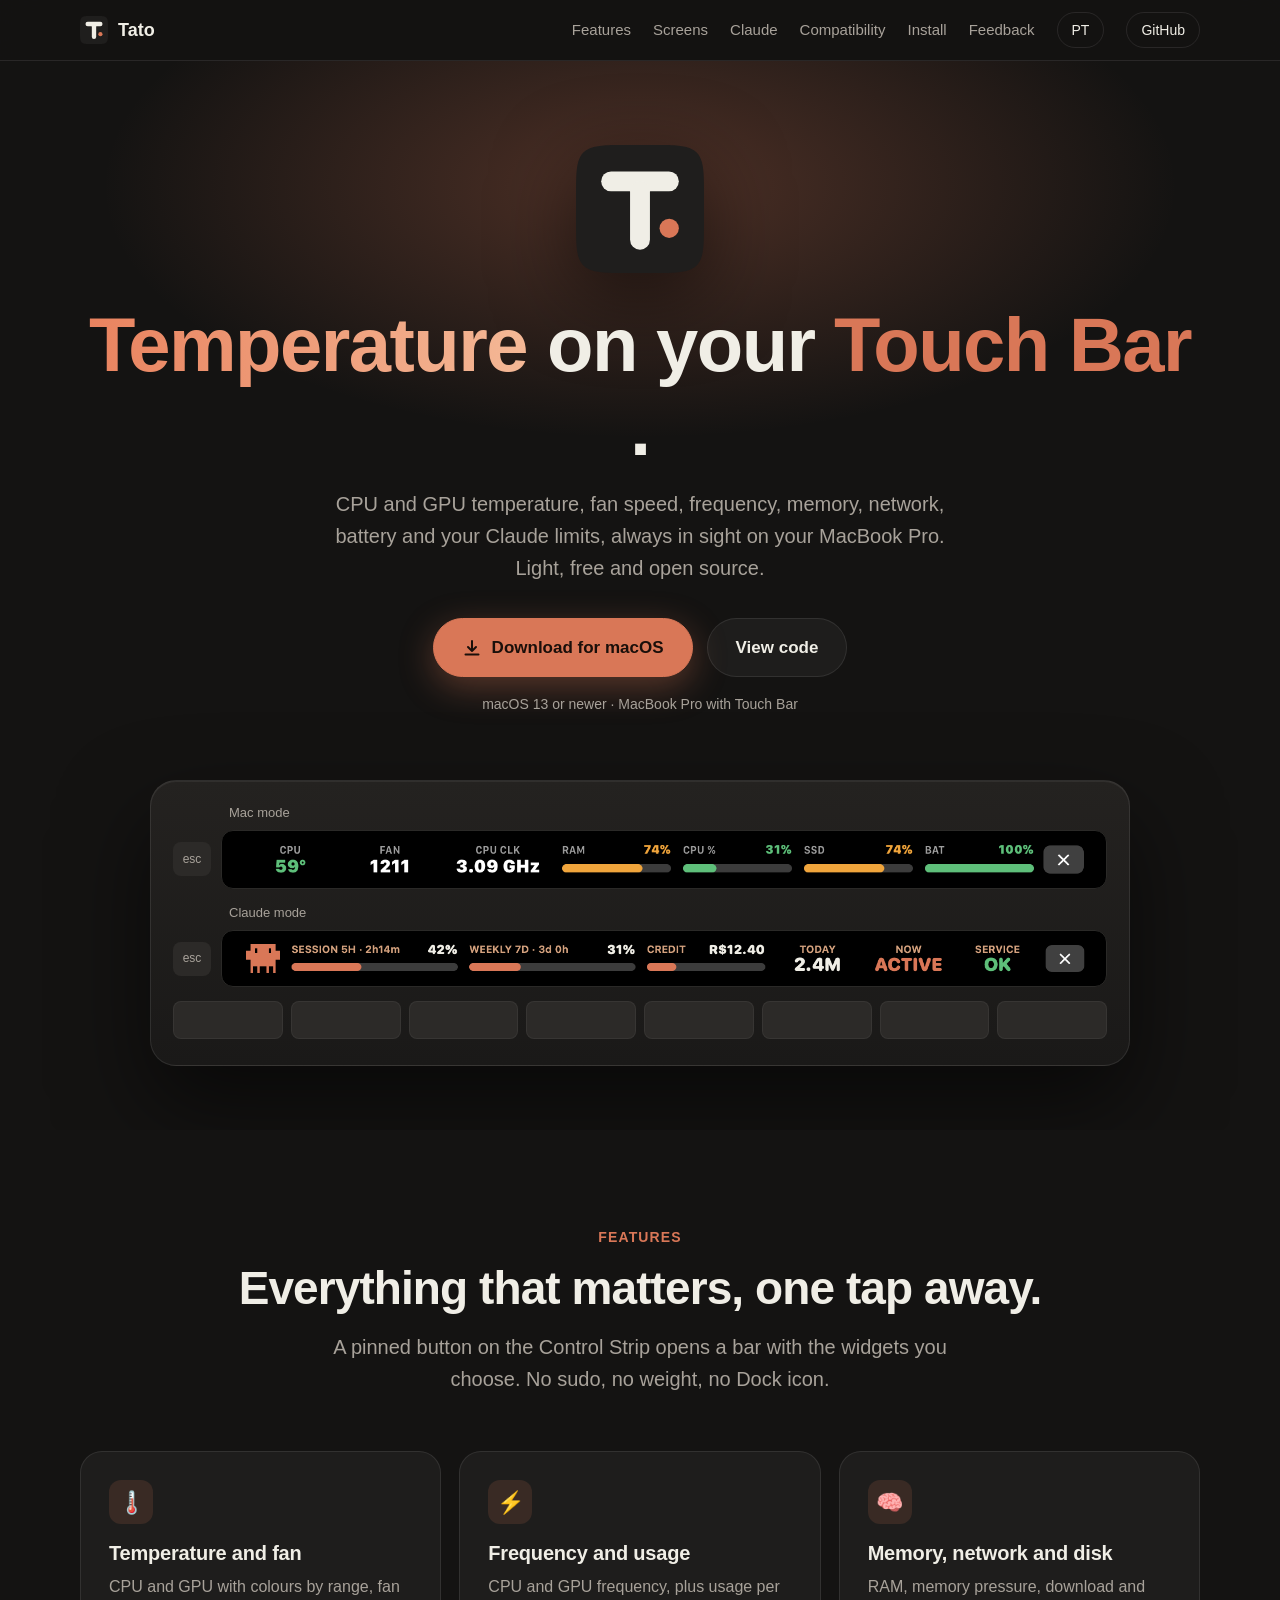
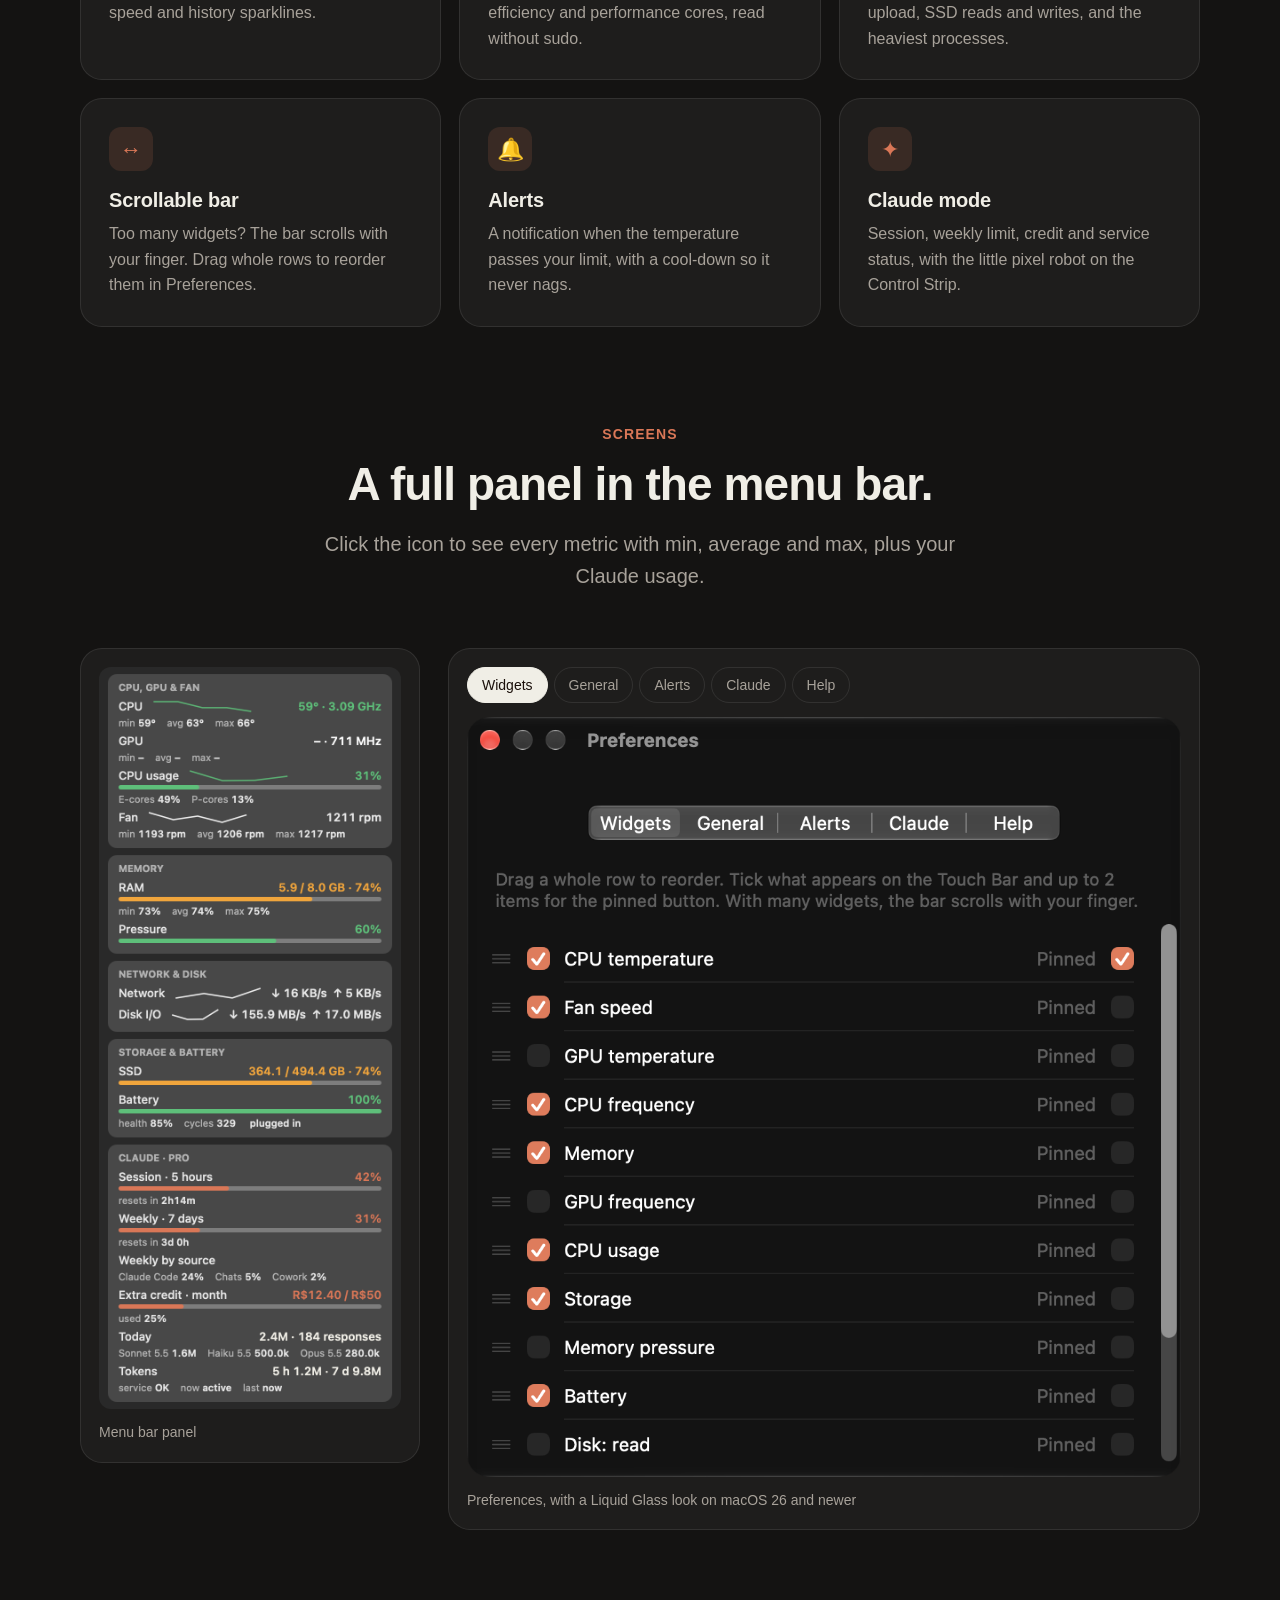
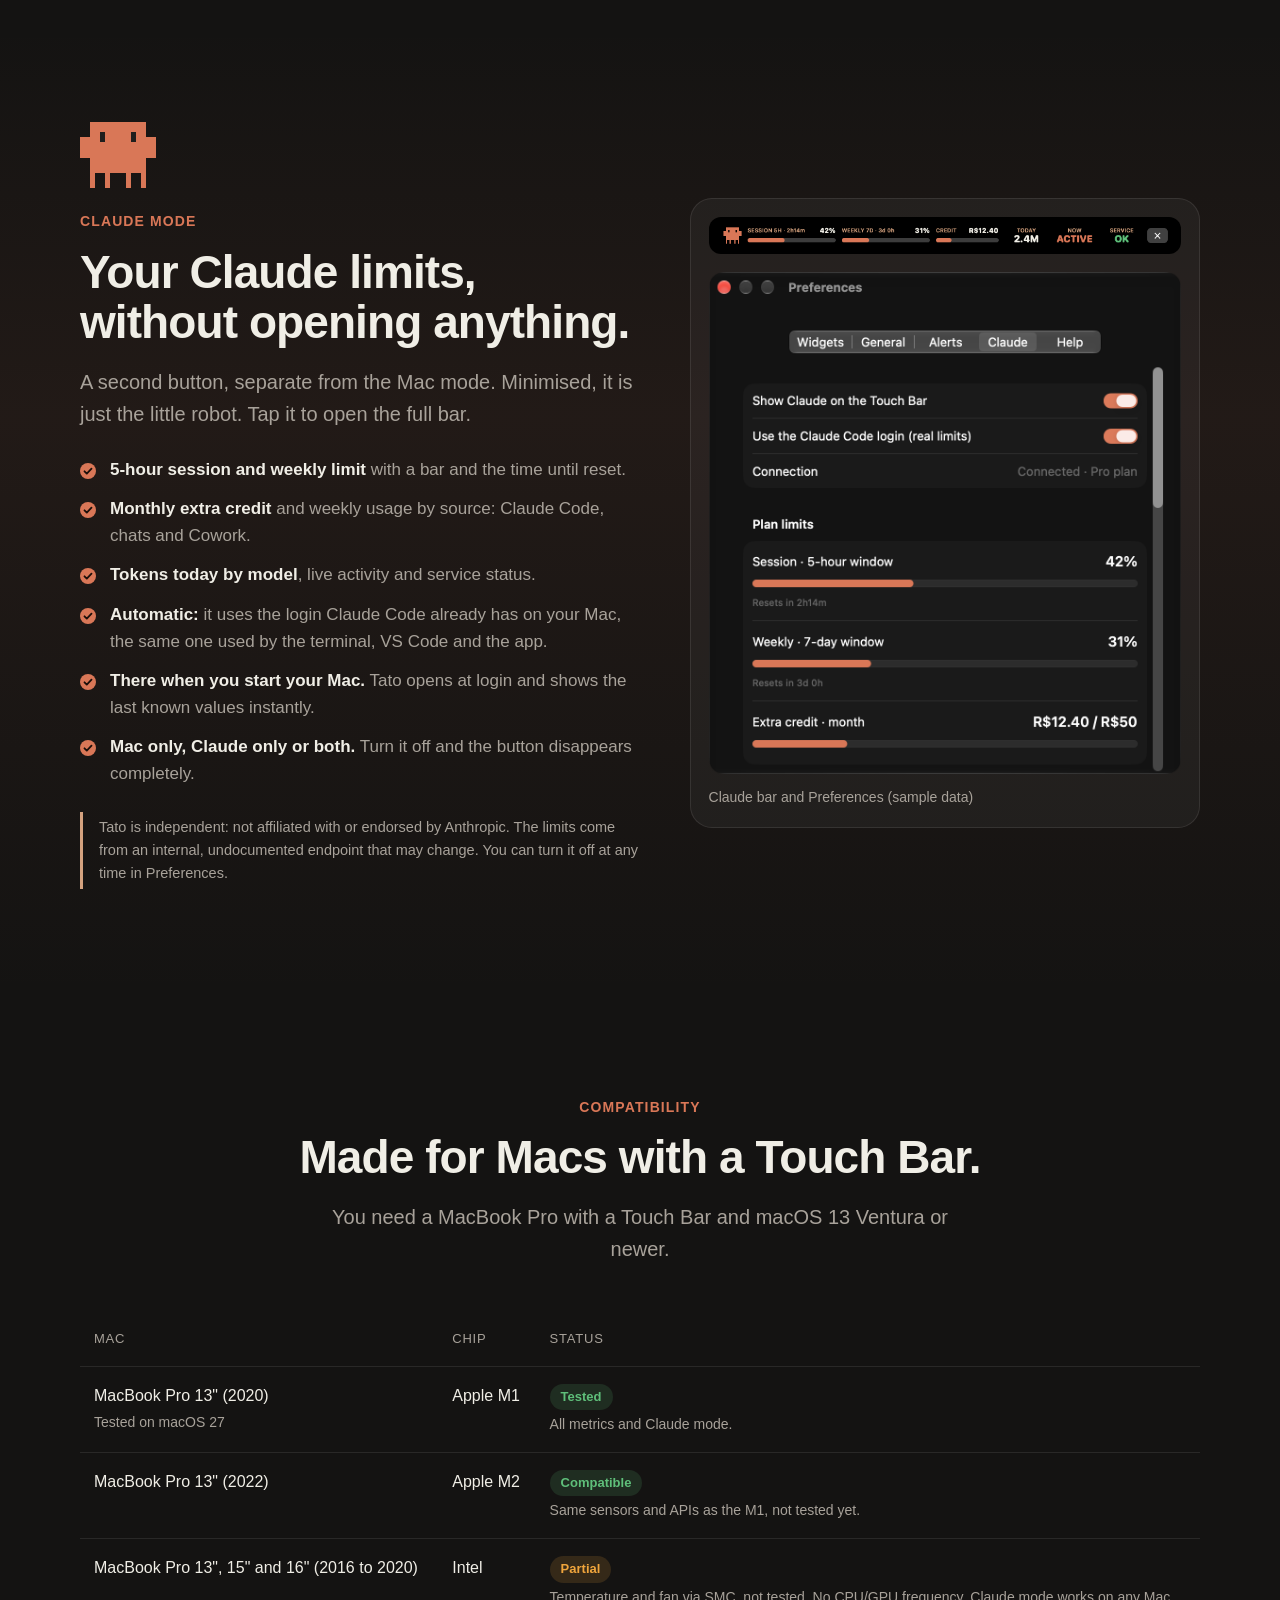
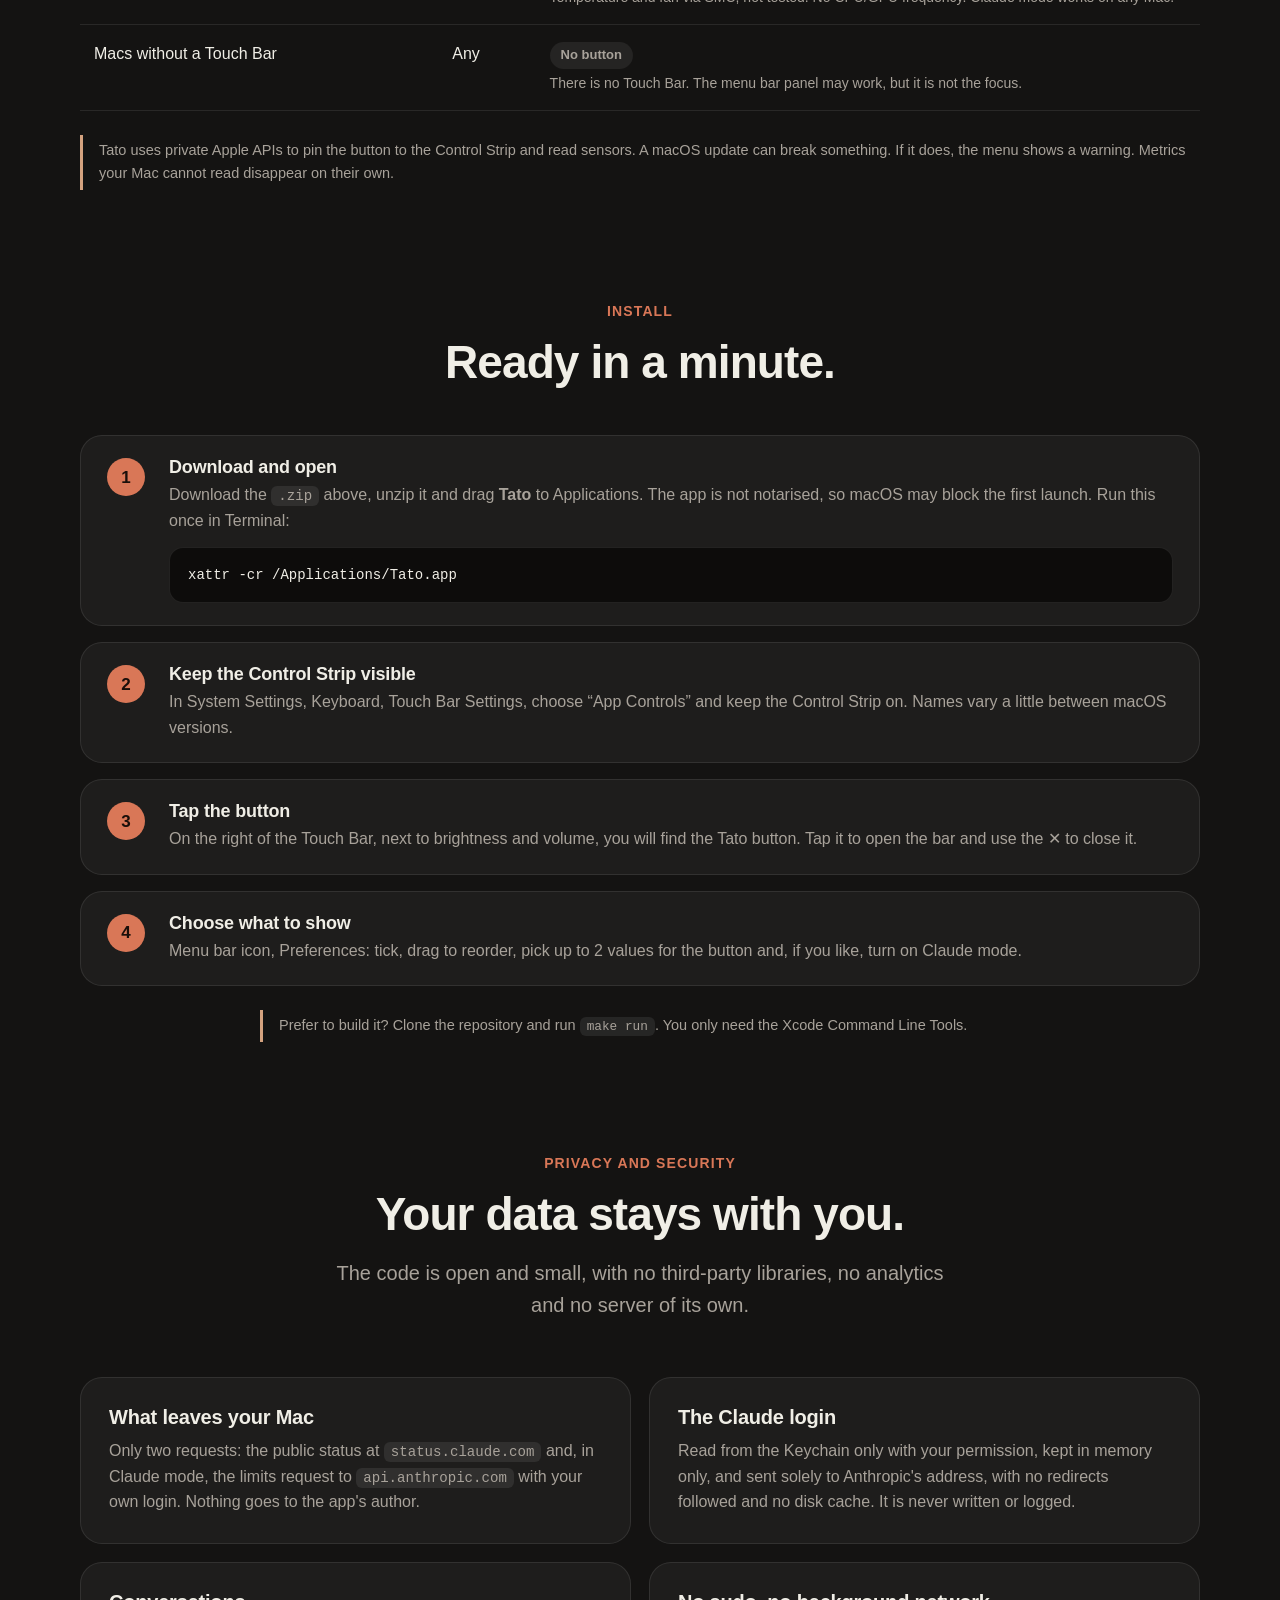
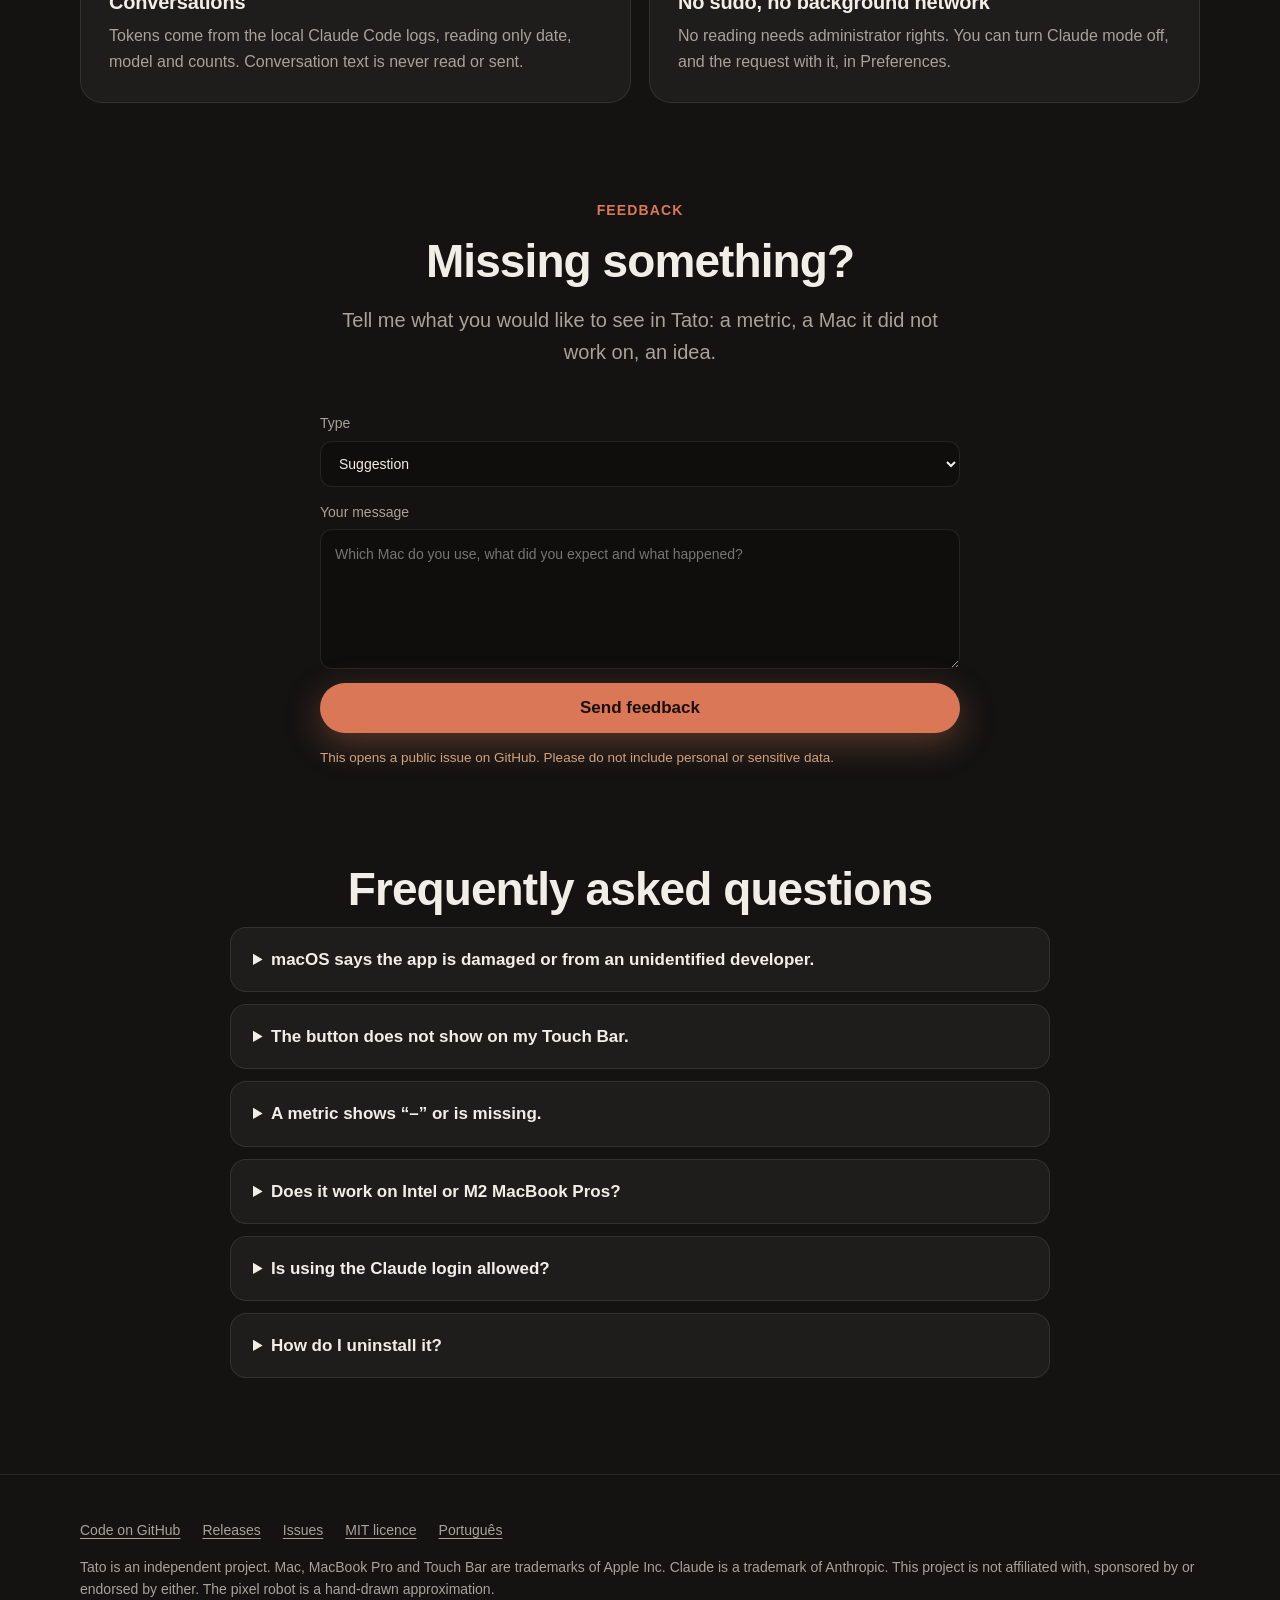
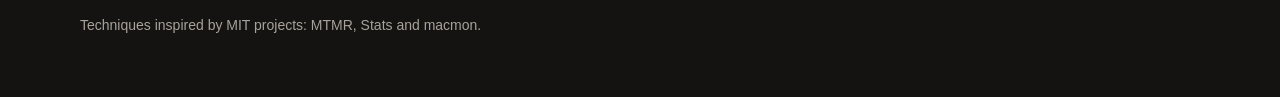
<file: docs/index.html>
<!doctype html>
<html lang="en">
<head>
<meta charset="utf-8">
<meta name="viewport" content="width=device-width, initial-scale=1">
<meta http-equiv="Content-Security-Policy" content="default-src 'none'; img-src 'self' data:; style-src 'self' 'unsafe-inline'; script-src 'self'; connect-src https://api.github.com https://formspree.io; base-uri 'none'; form-action 'none'">
<meta name="referrer" content="no-referrer">
<title>Tato: Mac and Claude metrics on the Touch Bar</title>
<meta name="description" content="Tato shows CPU/GPU temperature, fan speed, frequency, memory, network, battery and your Claude usage limits right on the Touch Bar of your MacBook Pro. Free and open source.">
<meta name="keywords" content="Touch Bar, MacBook Pro, Touch Bar app, system monitor, CPU temperature, fan speed, Control Strip, menu bar monitor, Claude usage, Claude Code limits, macOS, Apple Silicon">
<meta name="author" content="waltinho17">
<meta name="robots" content="index, follow, max-image-preview:large">
<meta name="color-scheme" content="dark">
<meta name="theme-color" content="#141312">
<link rel="canonical" href="https://waltinho17.github.io/tato/">
<link rel="alternate" hreflang="en" href="https://waltinho17.github.io/tato/">
<link rel="alternate" hreflang="pt-BR" href="https://waltinho17.github.io/tato/pt/">
<link rel="alternate" hreflang="x-default" href="https://waltinho17.github.io/tato/">
<link rel="icon" href="favicon.svg" type="image/svg+xml">
<meta property="og:type" content="website">
<meta property="og:site_name" content="Tato">
<meta property="og:title" content="Tato: Mac and Claude metrics on the Touch Bar">
<meta property="og:description" content="Tato shows CPU/GPU temperature, fan speed, frequency, memory, network, battery and your Claude usage limits right on the Touch Bar of your MacBook Pro. Free and open source.">
<meta property="og:url" content="https://waltinho17.github.io/tato/">
<meta property="og:locale" content="en_US">
<meta property="og:locale:alternate" content="pt_BR">
<meta property="og:image" content="https://waltinho17.github.io/tato/assets/og.png">
<meta property="og:image:width" content="1200">
<meta property="og:image:height" content="630">
<meta property="og:image:alt" content="Tato app icon and Touch Bar showing Mac and Claude metrics">
<meta name="twitter:card" content="summary_large_image">
<meta name="twitter:title" content="Tato: Mac and Claude metrics on the Touch Bar">
<meta name="twitter:description" content="Tato shows CPU/GPU temperature, fan speed, frequency, memory, network, battery and your Claude usage limits right on the Touch Bar of your MacBook Pro. Free and open source.">
<meta name="twitter:image" content="https://waltinho17.github.io/tato/assets/og.png">
<script type="application/ld+json">{"@context": "https://schema.org", "@graph": [{"@type": "SoftwareApplication", "name": "Tato", "applicationCategory": "UtilitiesApplication", "operatingSystem": "macOS 13+", "softwareVersion": "2.1.0", "inLanguage": ["en", "pt-BR"], "description": "Tato shows CPU/GPU temperature, fan speed, frequency, memory, network, battery and your Claude usage limits right on the Touch Bar of your MacBook Pro. Free and open source.", "url": "https://waltinho17.github.io/tato/", "image": "https://waltinho17.github.io/tato/assets/og.png", "downloadUrl": "https://github.com/waltinho17/tato/releases/latest", "license": "https://opensource.org/licenses/MIT", "isAccessibleForFree": true, "offers": {"@type": "Offer", "price": "0", "priceCurrency": "USD"}, "author": {"@type": "Person", "name": "waltinho17", "url": "https://github.com/waltinho17"}}, {"@type": "FAQPage", "mainEntity": [{"@type": "Question", "name": "macOS says the app is damaged or from an unidentified developer.", "acceptedAnswer": {"@type": "Answer", "text": "Tato is free and not notarised by Apple. Run xattr -cr /Applications/Tato.app in Terminal and open it again."}}, {"@type": "Question", "name": "The button does not show on my Touch Bar.", "acceptedAnswer": {"@type": "Answer", "text": "Check System Settings, Keyboard, Touch Bar Settings: the Control Strip must be on and the mode must not be “Expanded Control Strip”. Then reopen Tato."}}, {"@type": "Question", "name": "A metric shows “–” or is missing.", "acceptedAnswer": {"@type": "Answer", "text": "Your Mac cannot read that metric. Run make probe in the repository to see exactly what each sensor returns. GPU temperature also shows “–” while the GPU is idle."}}, {"@type": "Question", "name": "Does it work on Intel or M2 MacBook Pros?", "acceptedAnswer": {"@type": "Answer", "text": "The M2 shares the M1 sensors and APIs, so it should work, but it is untested. Intel is partial: temperature and fan via SMC, no CPU/GPU frequency. Reports are welcome."}}, {"@type": "Question", "name": "Is using the Claude login allowed?", "acceptedAnswer": {"@type": "Answer", "text": "Tato reads your own login, on your own Mac, and queries an internal endpoint that Anthropic does not document. That can change or be restricted at any time, and the choice to use it is yours. It can be turned off."}}, {"@type": "Question", "name": "How do I uninstall it?", "acceptedAnswer": {"@type": "Answer", "text": "Quit Tato, delete it from Applications and, if you enabled it, remove it from System Settings, General, Login Items."}}]}]}</script>
<link rel="stylesheet" href="assets/site.css">
<script src="assets/site.js"></script>
</head>
<body data-dl-prefix="Download Tato" data-dl-label="Download for macOS" data-dl-meta="macOS 13 or newer · MacBook Pro with Touch Bar" data-err-empty="Please write a message first." data-ok-mail="Your email app will open with the message so you can send it." data-ok-issue="This opens a public issue on GitHub. Please do not include personal or sensitive data." data-ok-form="Your message is sent privately through a form service. Add your email only if you want a reply." data-sent="Thank you! Your message was sent." data-fail="Could not send. Please try again or open an issue on GitHub." data-sending="Sending…" data-lang="en">

<nav>
  <div class="wrap">
    <a class="brand" href="#top"><img src="icon.svg" alt="" width="28" height="28">Tato</a>
    <div class="links">
      <a href="#features">Features</a>
      <a href="#screens">Screens</a>
      <a href="#claude">Claude</a>
      <a href="#compat">Compatibility</a>
      <a href="#install">Install</a>
      <a href="#feedback-section">Feedback</a>
    </div>
    <a class="lang" href="pt/" hreflang="pt-BR" lang="pt-BR" aria-label="Ler em português">PT</a>
    <a class="gh" href="https://github.com/waltinho17/tato" rel="noopener">GitHub</a>
  </div>
</nav>

<header class="hero" id="top">
  <div class="glow" aria-hidden="true"></div>
  <div class="wrap">
    <img class="icon pop" src="icon.svg" alt="Tato app icon: a white T with an orange dot on graphite" width="128" height="128">
    <h1 class="headline">
      <span class="sr">Tato: Mac and Claude metrics on your Touch Bar</span>
      <span class="anim" aria-hidden="true"><span class="rot hw" style="--i:0" data-rot><span class="on">Temperature</span><span>Fan speed</span><span>Memory</span><span>Battery</span><span>Network</span><span>Claude limits</span></span> on your <span class="accent">Touch Bar</span>.</span>
    </h1>
    <p class="lead rv" style="--d:.45s">CPU and GPU temperature, fan speed, frequency, memory, network, battery and your Claude limits, always in sight on your MacBook Pro. Light, free and open source.</p>
    <div class="cta rv" style="--d:.6s">
      <a id="download" class="btn primary" href="https://github.com/waltinho17/tato/releases/latest" rel="noopener">
        <svg viewBox="0 0 20 20" fill="none" stroke="currentColor" stroke-width="2" stroke-linecap="round" stroke-linejoin="round" aria-hidden="true"><path d="M10 3v10m0 0l-4-4m4 4l4-4M3.5 16.5h13"/></svg>
        <span id="download-label">Download for macOS</span>
      </a>
      <a class="btn ghost" href="https://github.com/waltinho17/tato" rel="noopener">View code</a>
    </div>
    <p class="meta rv" style="--d:.7s" id="download-meta">macOS 13 or newer · MacBook Pro with Touch Bar</p>

    <div class="device rv" style="--d:.8s" aria-label="Examples of the Touch Bar running Tato">
      <div class="keyboard">
        <div class="tb-label">Mac mode</div>
        <div class="tb-row"><b>esc</b><div class="tb shimmer"><img src="assets/en/mac-bar.png" alt="Touch Bar with CPU, fan, frequency, memory, usage, SSD and battery" width="1464" height="80"></div></div>
        <div class="tb-label">Claude mode</div>
        <div class="tb-row"><b>esc</b><div class="tb shimmer"><img src="assets/en/claude-bar.png" alt="Touch Bar with Claude session, weekly limit, credit, tokens today, activity and service status" width="1524" height="80"></div></div>
        <div class="keys" aria-hidden="true"><i></i><i></i><i></i><i></i><i></i><i></i><i></i><i></i></div>
      </div>
    </div>
  </div>
</header>

<section id="features">
  <div class="wrap">
    <div class="center rv">
      <div class="eyebrow">Features</div>
      <h2>Everything that matters, one tap away.</h2>
      <p class="lead">A pinned button on the Control Strip opens a bar with the widgets you choose. No sudo, no weight, no Dock icon.</p>
    </div>
    <div class="grid g3">
      <div class="card rv" style="--d:0.00s"><div class="ico">🌡️</div><h3>Temperature and fan</h3><p>CPU and GPU with colours by range, fan speed and history sparklines.</p></div>
      <div class="card rv" style="--d:0.06s"><div class="ico">⚡</div><h3>Frequency and usage</h3><p>CPU and GPU frequency, plus usage per efficiency and performance cores, read without sudo.</p></div>
      <div class="card rv" style="--d:0.12s"><div class="ico">🧠</div><h3>Memory, network and disk</h3><p>RAM, memory pressure, download and upload, SSD reads and writes, and the heaviest processes.</p></div>
      <div class="card rv" style="--d:0.18s"><div class="ico">↔️</div><h3>Scrollable bar</h3><p>Too many widgets? The bar scrolls with your finger. Drag whole rows to reorder them in Preferences.</p></div>
      <div class="card rv" style="--d:0.24s"><div class="ico">🔔</div><h3>Alerts</h3><p>A notification when the temperature passes your limit, with a cool-down so it never nags.</p></div>
      <div class="card rv" style="--d:0.30s"><div class="ico">✦</div><h3>Claude mode</h3><p>Session, weekly limit, credit and service status, with the little pixel robot on the Control Strip.</p></div>
    </div>
  </div>
</section>

<section id="screens" class="tight">
  <div class="wrap">
    <div class="center rv">
      <div class="eyebrow">Screens</div>
      <h2>A full panel in the menu bar.</h2>
      <p class="lead">Click the icon to see every metric with min, average and max, plus your Claude usage.</p>
    </div>
    <div class="shots">
      <figure class="shot rv"><img src="assets/en/dashboard.png" alt="Tato menu bar panel with CPU, memory, network, battery and Claude" width="680" height="1594" loading="lazy"><figcaption>Menu bar panel</figcaption></figure>
      <div class="stack">
        <figure class="shot rv" style="--d:.1s">
          <div class="tabs" role="tablist" aria-label="Preferences screens">
            <button role="tab" aria-selected="true" data-img="assets/en/prefs-tab0.png" data-alt="Preferences, Widgets tab, with a list you can drag to reorder">Widgets</button>
            <button role="tab" aria-selected="false" data-img="assets/en/prefs-tab1.png" data-alt="Preferences, General tab">General</button>
            <button role="tab" aria-selected="false" data-img="assets/en/prefs-tab2.png" data-alt="Preferences, Alerts tab">Alerts</button>
            <button role="tab" aria-selected="false" data-img="assets/en/prefs-tab3.png" data-alt="Preferences, Claude tab, with plan limits">Claude</button>
            <button role="tab" aria-selected="false" data-img="assets/en/prefs-tab4.png" data-alt="Preferences, Help tab, with the setup guide">Help</button>
          </div>
          <img id="prefs-img" src="assets/en/prefs-tab0.png" alt="Preferences, Widgets tab, with a list you can drag to reorder" width="1000" height="1064" loading="lazy">
          <figcaption>Preferences, with a Liquid Glass look on macOS 26 and newer</figcaption>
        </figure>
      </div>
    </div>
  </div>
</section>

<section id="claude" class="claude">
  <div class="wrap claude-grid">
    <div class="rv">
      <img class="robot" src="assets/robot.svg" alt="Pixel-art Claude robot" width="76" height="66">
      <div class="eyebrow">Claude mode</div>
      <h2>Your Claude limits, without opening anything.</h2>
      <p class="lead">A second button, separate from the Mac mode. Minimised, it is just the little robot. Tap it to open the full bar.</p>
      <ul class="ticks">
        <li><b>5-hour session and weekly limit</b> with a bar and the time until reset.</li>
        <li><b>Monthly extra credit</b> and weekly usage by source: Claude Code, chats and Cowork.</li>
        <li><b>Tokens today by model</b>, live activity and service status.</li>
        <li><b>Automatic:</b> it uses the login Claude Code already has on your Mac, the same one used by the terminal, VS Code and the app.</li>
        <li><b>There when you start your Mac.</b> Tato opens at login and shows the last known values instantly.</li>
        <li><b>Mac only, Claude only or both.</b> Turn it off and the button disappears completely.</li>
      </ul>
      <p class="note">Tato is independent: not affiliated with or endorsed by Anthropic. The limits come from an internal, undocumented endpoint that may change. You can turn it off at any time in Preferences.</p>
    </div>
    <figure class="shot rv" style="--d:.12s"><img class="blackbar" src="assets/en/claude-bar.png" alt="Touch Bar with Claude session, weekly limit, credit, tokens today, activity and service status" width="1524" height="80" loading="lazy"><div class="gap"></div><img src="assets/en/prefs-tab3.png" alt="Preferences, Claude tab, with plan limits" width="1000" height="1064" loading="lazy"><figcaption>Claude bar and Preferences (sample data)</figcaption></figure>
  </div>
</section>

<section id="compat">
  <div class="wrap">
    <div class="center rv">
      <div class="eyebrow">Compatibility</div>
      <h2>Made for Macs with a Touch Bar.</h2>
      <p class="lead">You need a MacBook Pro with a Touch Bar and macOS 13 Ventura or newer.</p>
    </div>
    <div class="tablewrap rv">
      <table class="table">
        <thead><tr><th>Mac</th><th>Chip</th><th>Status</th></tr></thead>
        <tbody>
          <tr><td>MacBook Pro 13&quot; (2020)<small>Tested on macOS 27</small></td><td>Apple M1</td><td><span class="pill ok">Tested</span><small>All metrics and Claude mode.</small></td></tr>
          <tr><td>MacBook Pro 13&quot; (2022)</td><td>Apple M2</td><td><span class="pill ok">Compatible</span><small>Same sensors and APIs as the M1, not tested yet.</small></td></tr>
          <tr><td>MacBook Pro 13&quot;, 15&quot; and 16&quot; (2016 to 2020)</td><td>Intel</td><td><span class="pill warn">Partial</span><small>Temperature and fan via SMC, not tested. No CPU/GPU frequency. Claude mode works on any Mac.</small></td></tr>
          <tr><td>Macs without a Touch Bar</td><td>Any</td><td><span class="pill dim">No button</span><small>There is no Touch Bar. The menu bar panel may work, but it is not the focus.</small></td></tr>
        </tbody>
      </table>
    </div>
    <p class="note rv">Tato uses private Apple APIs to pin the button to the Control Strip and read sensors. A macOS update can break something. If it does, the menu shows a warning. Metrics your Mac cannot read disappear on their own.</p>
  </div>
</section>

<section id="install" class="tight">
  <div class="wrap">
    <div class="center rv">
      <div class="eyebrow">Install</div>
      <h2>Ready in a minute.</h2>
    </div>
    <ol class="steps">
      <li class="rv"><div><h3>Download and open</h3><p>Download the <code>.zip</code> above, unzip it and drag <b>Tato</b> to Applications. The app is not notarised, so macOS may block the first launch. Run this once in Terminal:</p><pre>xattr -cr /Applications/Tato.app</pre></div></li>
      <li class="rv"><div><h3>Keep the Control Strip visible</h3><p>In System Settings, Keyboard, Touch Bar Settings, choose “App Controls” and keep the Control Strip on. Names vary a little between macOS versions.</p></div></li>
      <li class="rv"><div><h3>Tap the button</h3><p>On the right of the Touch Bar, next to brightness and volume, you will find the Tato button. Tap it to open the bar and use the ✕ to close it.</p></div></li>
      <li class="rv"><div><h3>Choose what to show</h3><p>Menu bar icon, Preferences: tick, drag to reorder, pick up to 2 values for the button and, if you like, turn on Claude mode.</p></div></li>
    </ol>
    <p class="note narrow rv">Prefer to build it? Clone the repository and run <code>make run</code>. You only need the Xcode Command Line Tools.</p>
  </div>
</section>

<section id="security" class="tight">
  <div class="wrap">
    <div class="center rv">
      <div class="eyebrow">Privacy and security</div>
      <h2>Your data stays with you.</h2>
      <p class="lead">The code is open and small, with no third-party libraries, no analytics and no server of its own.</p>
    </div>
    <div class="grid g2">
      <div class="card rv" style="--d:0.00s"><h3>What leaves your Mac</h3><p>Only two requests: the public status at <code>status.claude.com</code> and, in Claude mode, the limits request to <code>api.anthropic.com</code> with your own login. Nothing goes to the app's author.</p></div>
      <div class="card rv" style="--d:0.06s"><h3>The Claude login</h3><p>Read from the Keychain only with your permission, kept in memory only, and sent solely to Anthropic's address, with no redirects followed and no disk cache. It is never written or logged.</p></div>
      <div class="card rv" style="--d:0.12s"><h3>Conversations</h3><p>Tokens come from the local Claude Code logs, reading only date, model and counts. Conversation text is never read or sent.</p></div>
      <div class="card rv" style="--d:0.18s"><h3>No sudo, no background network</h3><p>No reading needs administrator rights. You can turn Claude mode off, and the request with it, in Preferences.</p></div>
    </div>
  </div>
</section>

<section id="feedback-section" class="center tight">
  <div class="wrap">
    <div class="eyebrow rv">Feedback</div>
    <h2 class="rv">Missing something?</h2>
    <p class="lead rv">Tell me what you would like to see in Tato: a metric, a Mac it did not work on, an idea.</p>
    <form id="feedback" class="rv" novalidate>
      <label>Type
        <select id="fb-type">
          <option value="Suggestion">Suggestion</option>
          <option value="Problem">Problem on a Mac</option>
          <option value="Kind words">Kind words</option>
        </select>
      </label>
      <label>Your message
        <textarea id="fb-msg" maxlength="1500" placeholder="Which Mac do you use, what did you expect and what happened?" required></textarea>
      </label>
      <label id="fb-email-wrap" hidden>Your email (optional, so I can reply)
        <input id="fb-email" type="email" maxlength="120" placeholder="you@example.com" autocomplete="email">
      </label>
      <input id="fb-trap" type="text" tabindex="-1" autocomplete="off" aria-hidden="true" class="trap">
      <button class="btn primary submit" type="submit">Send feedback</button>
      <p class="form-note" id="fb-note" role="status"></p>
    </form>
  </div>
</section>

<section class="tight">
  <div class="wrap faq">
    <div class="center rv"><h2>Frequently asked questions</h2></div>
    <details class="rv"><summary>macOS says the app is damaged or from an unidentified developer.</summary><p>Tato is free and not notarised by Apple. Run <code>xattr -cr /Applications/Tato.app</code> in Terminal and open it again.</p></details>
    <details class="rv"><summary>The button does not show on my Touch Bar.</summary><p>Check System Settings, Keyboard, Touch Bar Settings: the Control Strip must be on and the mode must not be “Expanded Control Strip”. Then reopen Tato.</p></details>
    <details class="rv"><summary>A metric shows “–” or is missing.</summary><p>Your Mac cannot read that metric. Run <code>make probe</code> in the repository to see exactly what each sensor returns. GPU temperature also shows “–” while the GPU is idle.</p></details>
    <details class="rv"><summary>Does it work on Intel or M2 MacBook Pros?</summary><p>The M2 shares the M1 sensors and APIs, so it should work, but it is untested. Intel is partial: temperature and fan via SMC, no CPU/GPU frequency. Reports are welcome.</p></details>
    <details class="rv"><summary>Is using the Claude login allowed?</summary><p>Tato reads your own login, on your own Mac, and queries an internal endpoint that Anthropic does not document. That can change or be restricted at any time, and the choice to use it is yours. It can be turned off.</p></details>
    <details class="rv"><summary>How do I uninstall it?</summary><p>Quit Tato, delete it from Applications and, if you enabled it, remove it from System Settings, General, Login Items.</p></details>
  </div>
</section>

<footer>
  <div class="wrap">
    <div class="row"><a href="https://github.com/waltinho17/tato" rel="noopener">Code on GitHub</a><a href="https://github.com/waltinho17/tato/releases" rel="noopener">Releases</a><a href="https://github.com/waltinho17/tato/issues" rel="noopener">Issues</a><a href="https://github.com/waltinho17/tato/blob/main/LICENSE" rel="noopener">MIT licence</a><a href="pt/" hreflang="pt-BR">Português</a></div>
    <div>Tato is an independent project. Mac, MacBook Pro and Touch Bar are trademarks of Apple Inc. Claude is a trademark of Anthropic. This project is not affiliated with, sponsored by or endorsed by either. The pixel robot is a hand-drawn approximation.</div>
    <div>Techniques inspired by MIT projects: MTMR, Stats and macmon.</div>
  </div>
</footer>

</body>
</html>
</file>
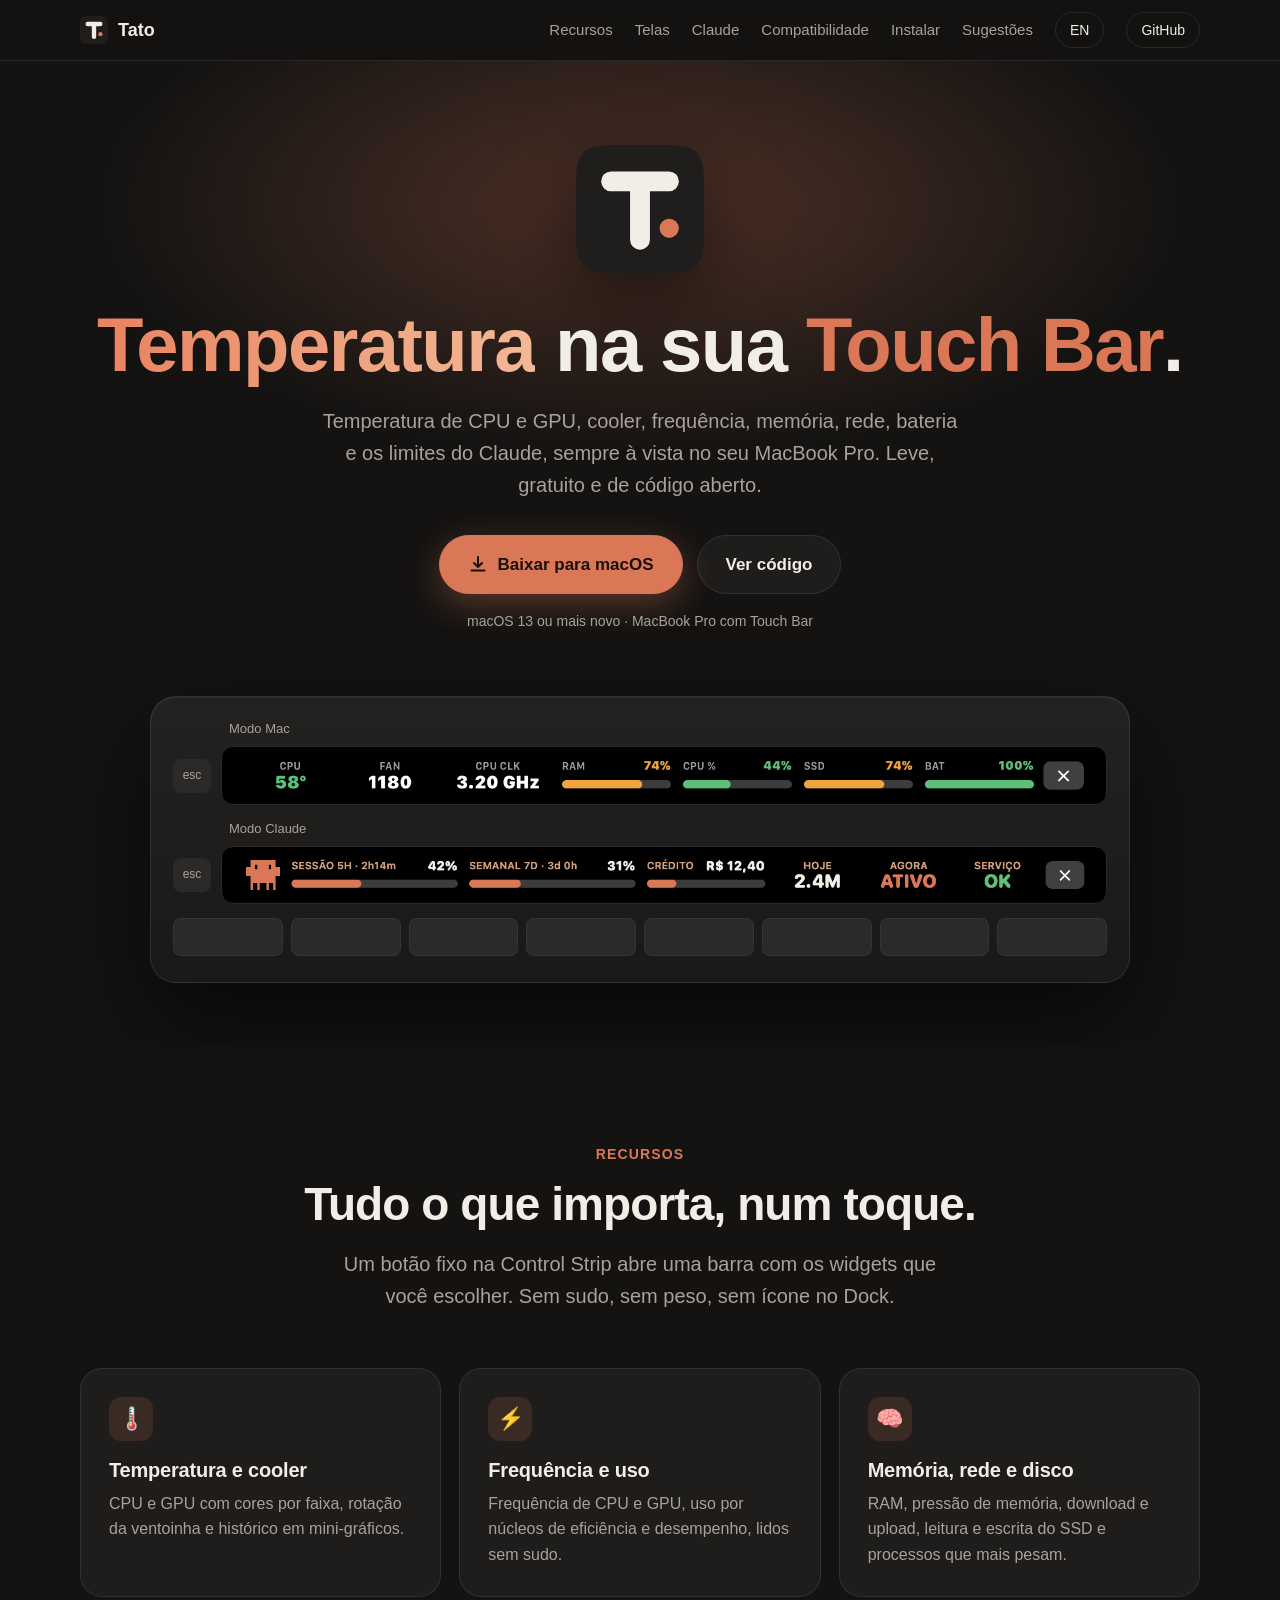
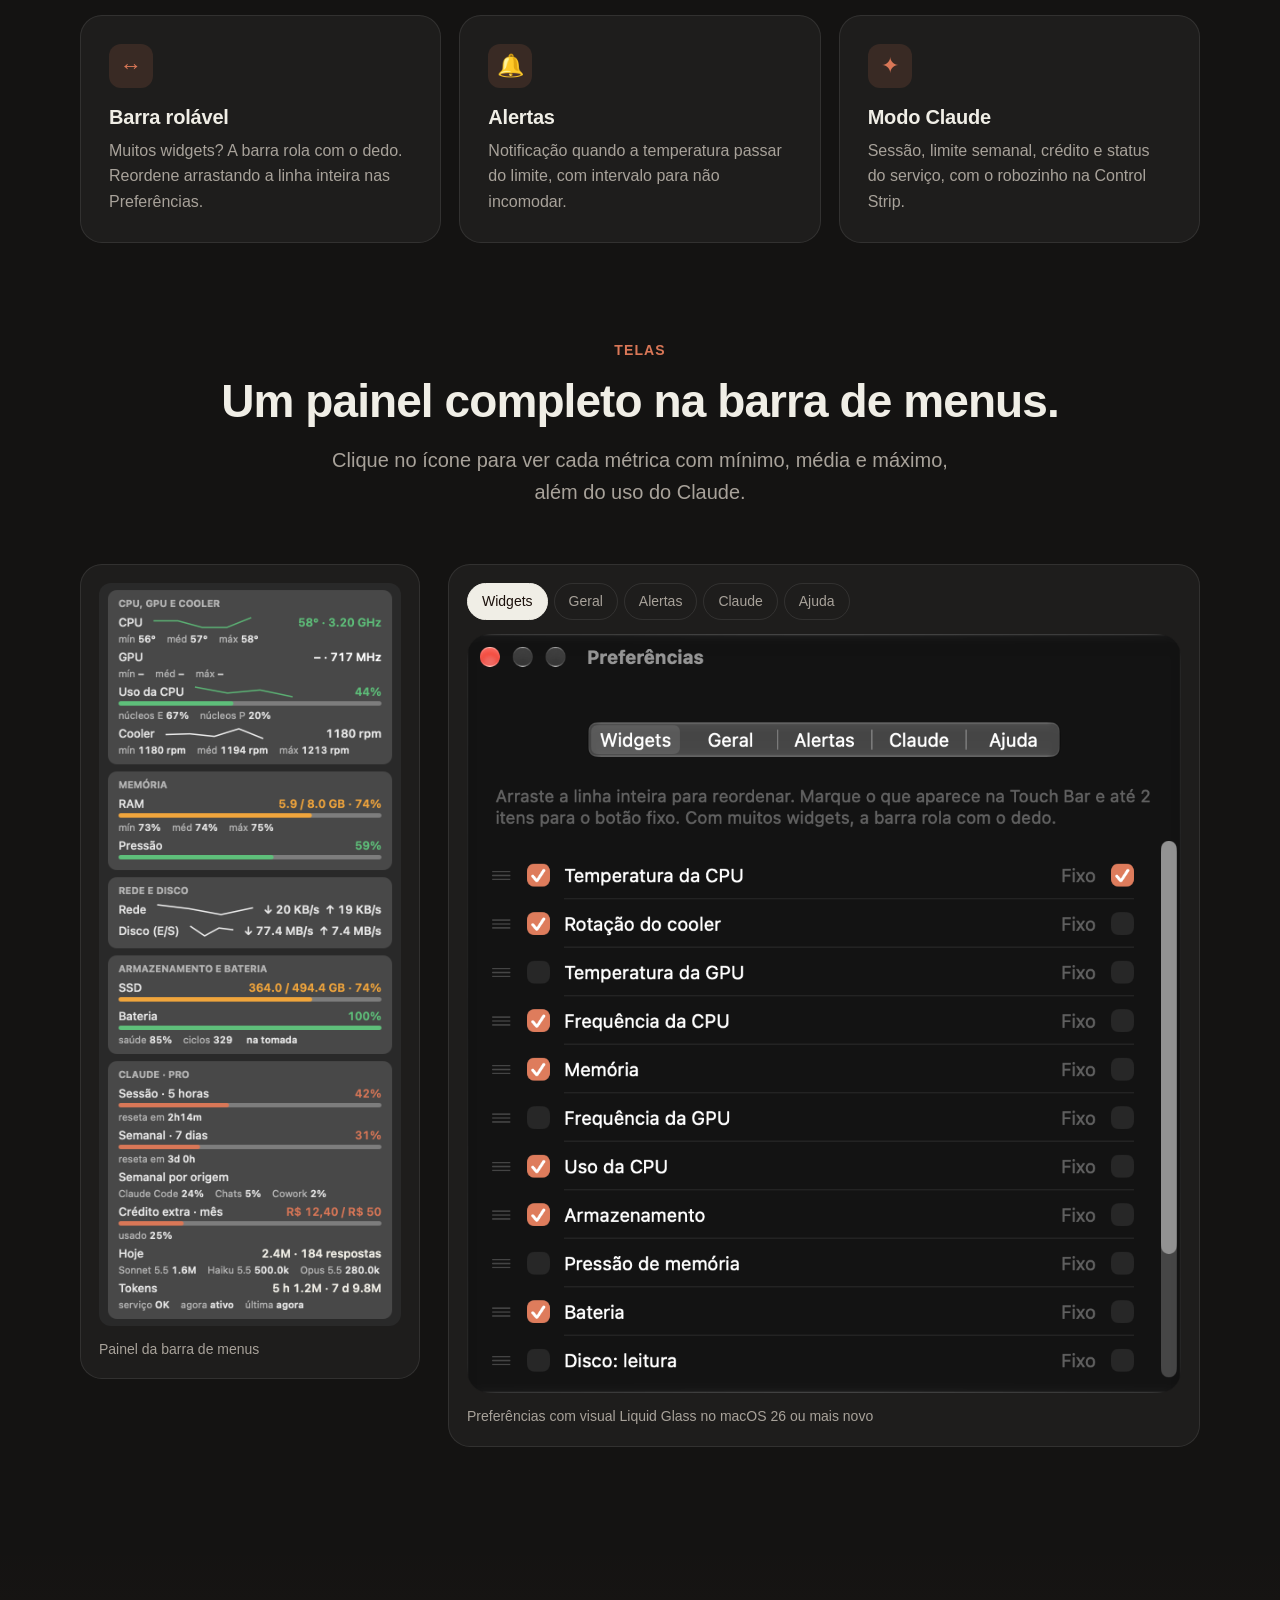
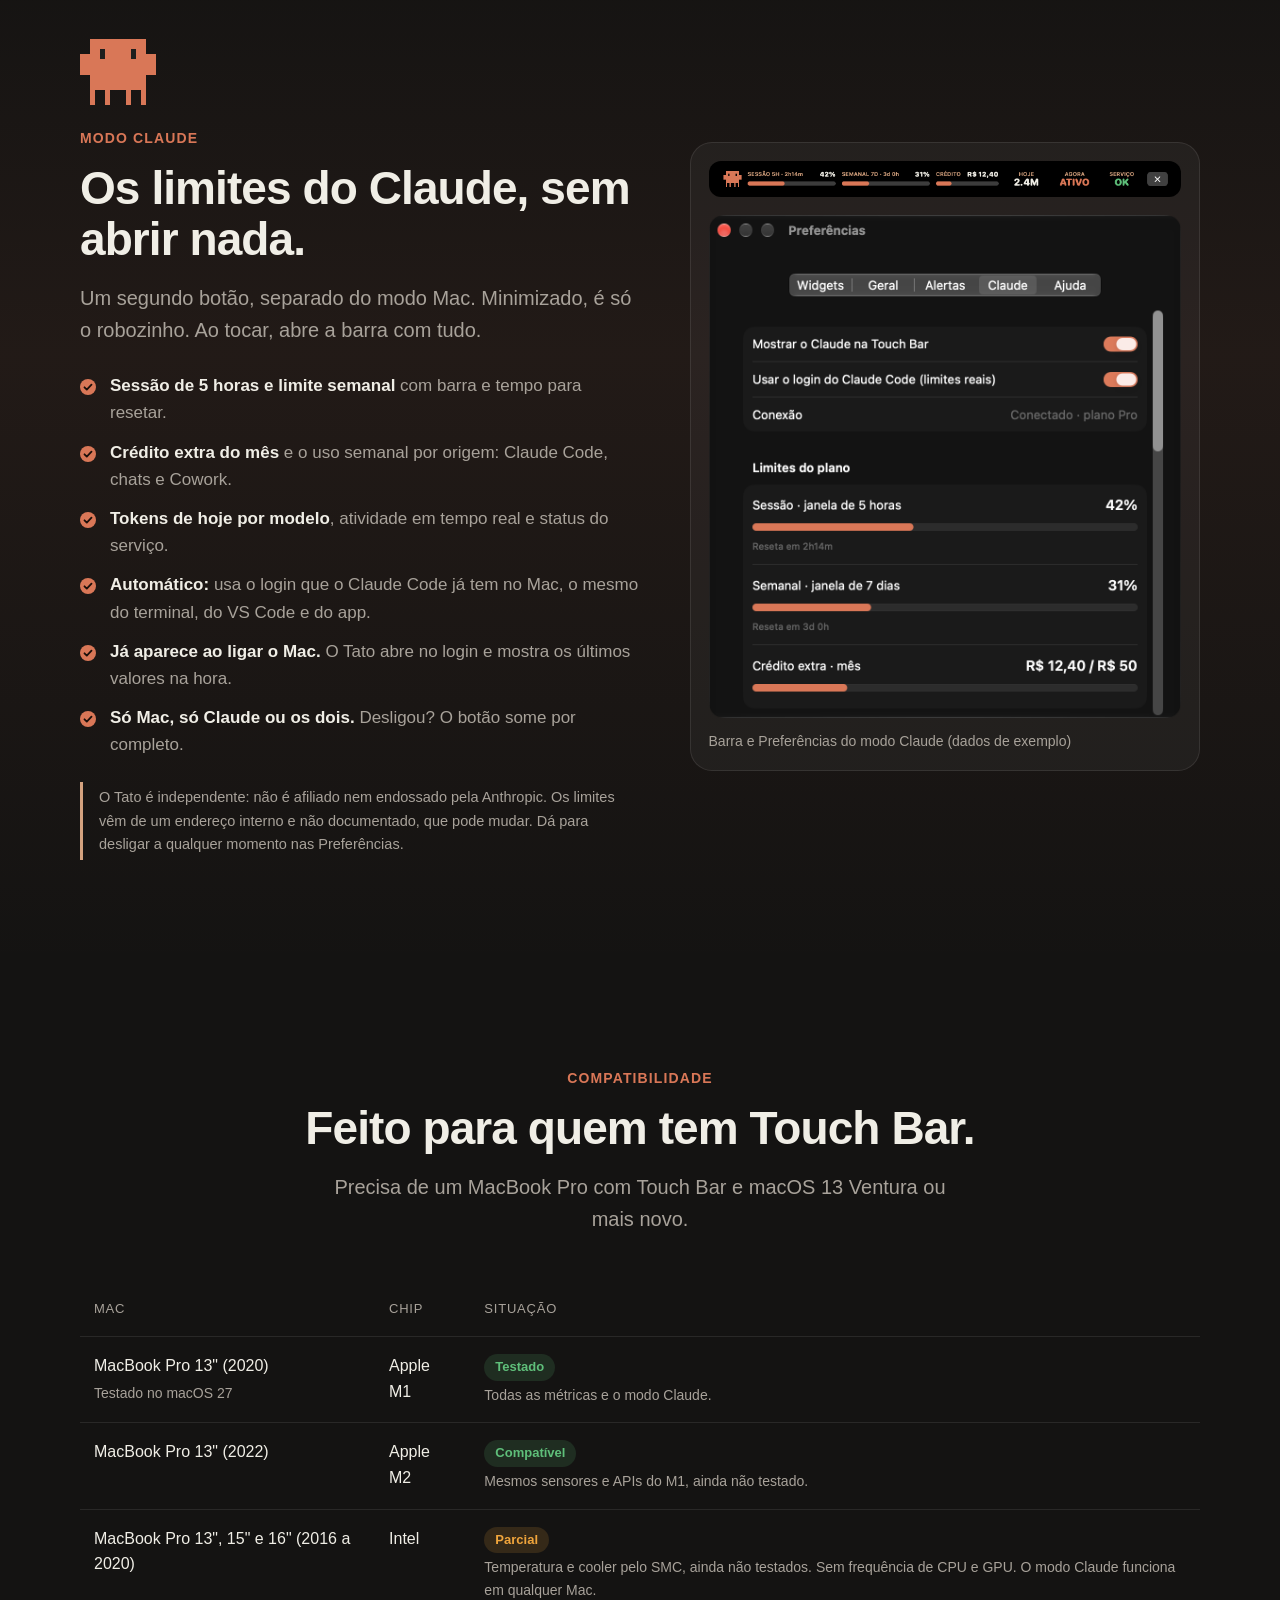
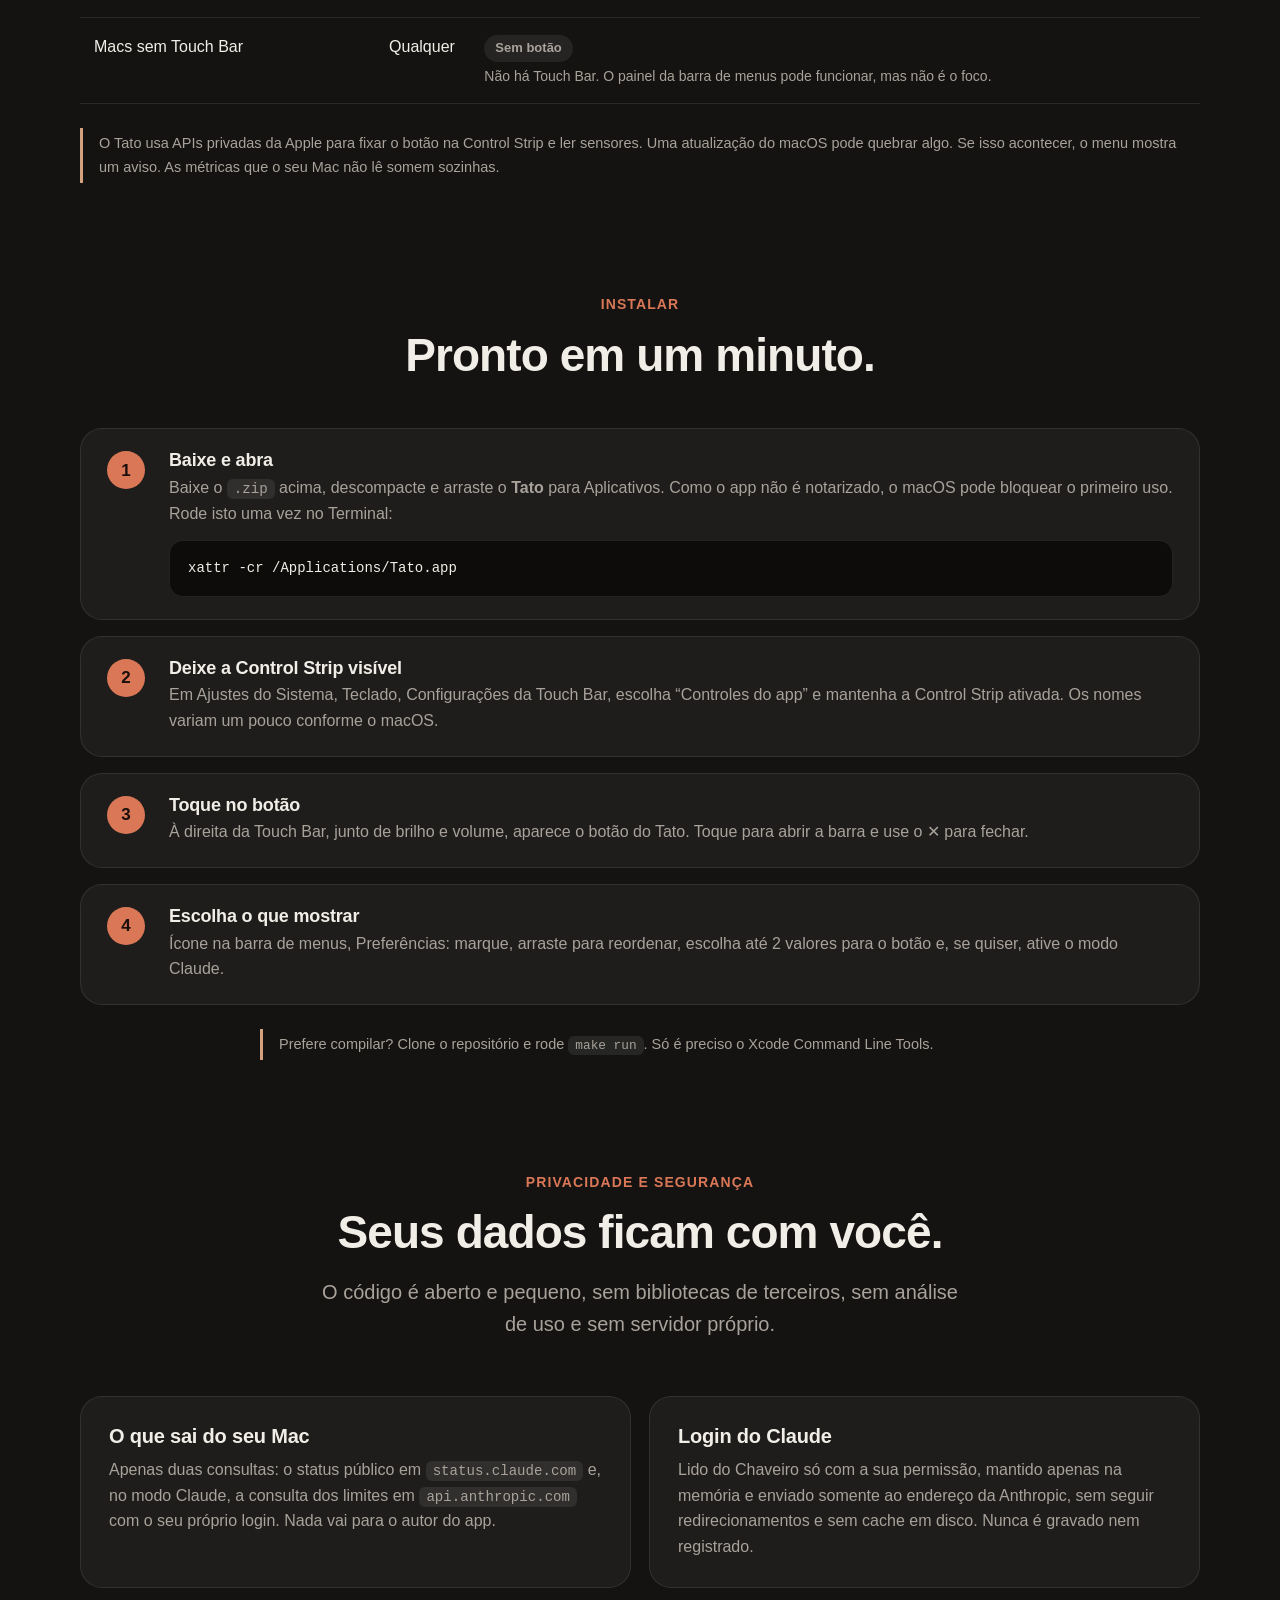
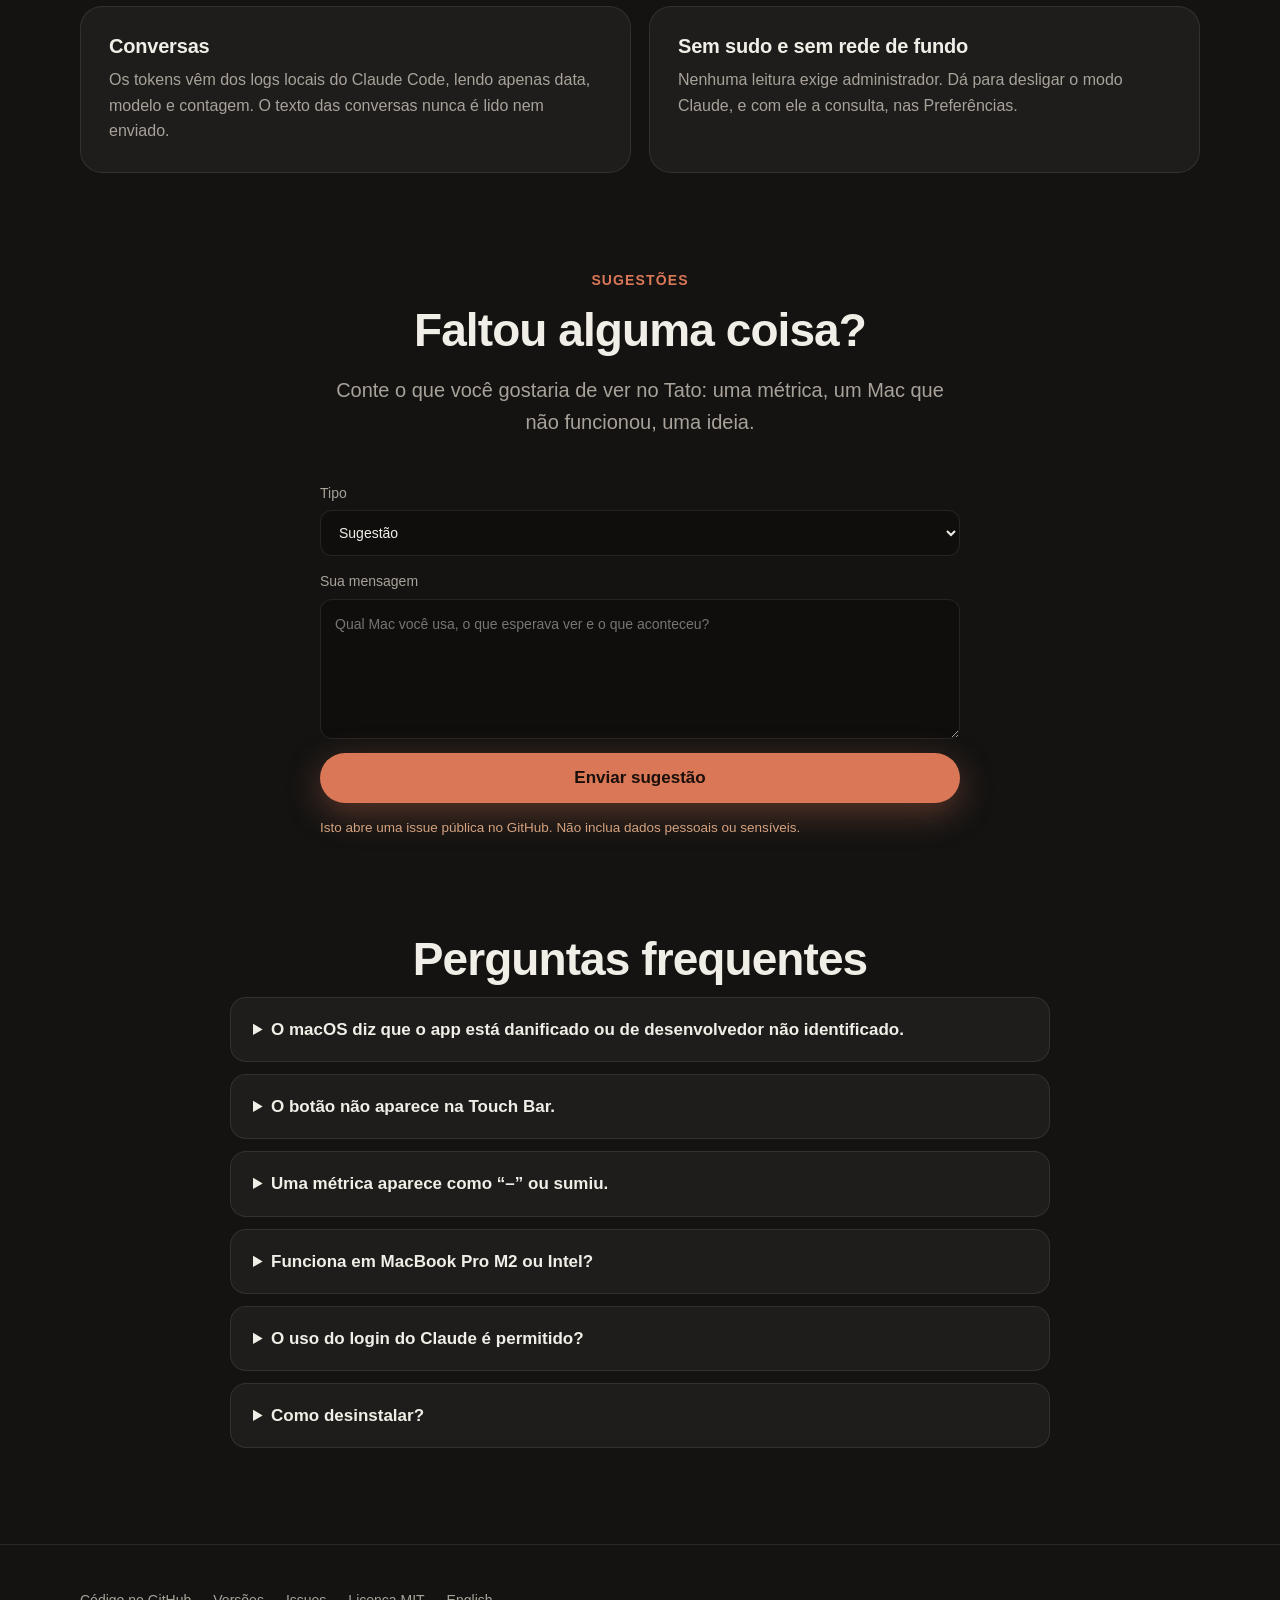
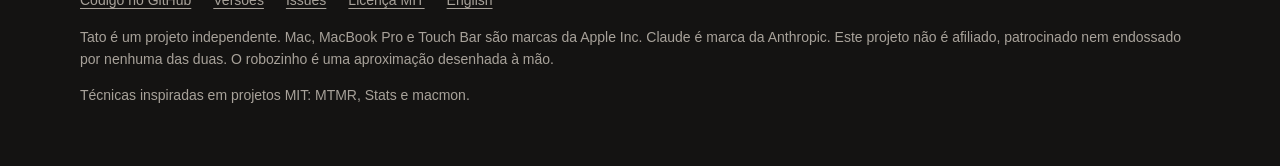
<file: docs/pt/index.html>
<!doctype html>
<html lang="pt-BR">
<head>
<meta charset="utf-8">
<meta name="viewport" content="width=device-width, initial-scale=1">
<meta http-equiv="Content-Security-Policy" content="default-src 'none'; img-src 'self' data:; style-src 'self' 'unsafe-inline'; script-src 'self'; connect-src https://api.github.com https://formspree.io; base-uri 'none'; form-action 'none'">
<meta name="referrer" content="no-referrer">
<title>Tato: métricas do Mac e do Claude na Touch Bar</title>
<meta name="description" content="O Tato mostra temperatura de CPU e GPU, cooler, frequência, memória, rede, bateria e os limites de uso do Claude direto na Touch Bar do seu MacBook Pro. Gratuito e de código aberto.">
<meta name="keywords" content="Touch Bar, MacBook Pro, app para Touch Bar, monitor de sistema, temperatura da CPU, cooler, Control Strip, monitor na barra de menus, limites do Claude, uso do Claude Code, macOS, Apple Silicon">
<meta name="author" content="waltinho17">
<meta name="robots" content="index, follow, max-image-preview:large">
<meta name="color-scheme" content="dark">
<meta name="theme-color" content="#141312">
<link rel="canonical" href="https://waltinho17.github.io/tato/pt/">
<link rel="alternate" hreflang="en" href="https://waltinho17.github.io/tato/">
<link rel="alternate" hreflang="pt-BR" href="https://waltinho17.github.io/tato/pt/">
<link rel="alternate" hreflang="x-default" href="https://waltinho17.github.io/tato/">
<link rel="icon" href="../favicon.svg" type="image/svg+xml">
<meta property="og:type" content="website">
<meta property="og:site_name" content="Tato">
<meta property="og:title" content="Tato: métricas do Mac e do Claude na Touch Bar">
<meta property="og:description" content="O Tato mostra temperatura de CPU e GPU, cooler, frequência, memória, rede, bateria e os limites de uso do Claude direto na Touch Bar do seu MacBook Pro. Gratuito e de código aberto.">
<meta property="og:url" content="https://waltinho17.github.io/tato/pt/">
<meta property="og:locale" content="pt_BR">
<meta property="og:locale:alternate" content="en_US">
<meta property="og:image" content="https://waltinho17.github.io/tato/assets/og.png">
<meta property="og:image:width" content="1200">
<meta property="og:image:height" content="630">
<meta property="og:image:alt" content="Ícone do Tato e Touch Bar mostrando métricas do Mac e do Claude">
<meta name="twitter:card" content="summary_large_image">
<meta name="twitter:title" content="Tato: métricas do Mac e do Claude na Touch Bar">
<meta name="twitter:description" content="O Tato mostra temperatura de CPU e GPU, cooler, frequência, memória, rede, bateria e os limites de uso do Claude direto na Touch Bar do seu MacBook Pro. Gratuito e de código aberto.">
<meta name="twitter:image" content="https://waltinho17.github.io/tato/assets/og.png">
<script type="application/ld+json">{"@context": "https://schema.org", "@graph": [{"@type": "SoftwareApplication", "name": "Tato", "applicationCategory": "UtilitiesApplication", "operatingSystem": "macOS 13+", "softwareVersion": "2.1.0", "inLanguage": ["en", "pt-BR"], "description": "O Tato mostra temperatura de CPU e GPU, cooler, frequência, memória, rede, bateria e os limites de uso do Claude direto na Touch Bar do seu MacBook Pro. Gratuito e de código aberto.", "url": "https://waltinho17.github.io/tato/pt/", "image": "https://waltinho17.github.io/tato/assets/og.png", "downloadUrl": "https://github.com/waltinho17/tato/releases/latest", "license": "https://opensource.org/licenses/MIT", "isAccessibleForFree": true, "offers": {"@type": "Offer", "price": "0", "priceCurrency": "USD"}, "author": {"@type": "Person", "name": "waltinho17", "url": "https://github.com/waltinho17"}}, {"@type": "FAQPage", "mainEntity": [{"@type": "Question", "name": "O macOS diz que o app está danificado ou de desenvolvedor não identificado.", "acceptedAnswer": {"@type": "Answer", "text": "O Tato é gratuito e não é notarizado pela Apple. Rode xattr -cr /Applications/Tato.app no Terminal e abra de novo."}}, {"@type": "Question", "name": "O botão não aparece na Touch Bar.", "acceptedAnswer": {"@type": "Answer", "text": "Confira em Ajustes do Sistema, Teclado, Configurações da Touch Bar, se a Control Strip está ativa e se o modo não é “Control Strip expandida”. Depois reabra o Tato."}}, {"@type": "Question", "name": "Uma métrica aparece como “–” ou sumiu.", "acceptedAnswer": {"@type": "Answer", "text": "O seu Mac não lê essa métrica. Rode make probe no repositório para ver exatamente o que cada sensor devolve. A temperatura da GPU também mostra “–” quando ela está parada."}}, {"@type": "Question", "name": "Funciona em MacBook Pro M2 ou Intel?", "acceptedAnswer": {"@type": "Answer", "text": "O M2 usa os mesmos sensores e APIs do M1, então deve funcionar, mas não foi testado. O Intel é parcial: temperatura e cooler pelo SMC, sem frequência de CPU e GPU. Relatos são bem-vindos."}}, {"@type": "Question", "name": "O uso do login do Claude é permitido?", "acceptedAnswer": {"@type": "Answer", "text": "O Tato lê o seu próprio login, no seu próprio Mac, e consulta um endereço interno que a Anthropic não documenta. Isso pode mudar ou ser restringido a qualquer momento, e a decisão de usar é sua. O recurso pode ser desligado."}}, {"@type": "Question", "name": "Como desinstalar?", "acceptedAnswer": {"@type": "Answer", "text": "Feche o Tato, apague-o da pasta Aplicativos e, se tiver ativado, remova-o de Ajustes do Sistema, Geral, Itens de Início."}}]}]}</script>
<link rel="stylesheet" href="../assets/site.css">
<script src="../assets/site.js"></script>
</head>
<body data-dl-prefix="Baixar Tato" data-dl-label="Baixar para macOS" data-dl-meta="macOS 13 ou mais novo · MacBook Pro com Touch Bar" data-err-empty="Escreva uma mensagem antes de enviar." data-ok-mail="A mensagem será aberta no seu app de e-mail para você enviar." data-ok-issue="Isto abre uma issue pública no GitHub. Não inclua dados pessoais ou sensíveis." data-ok-form="Sua mensagem é enviada em particular por um serviço de formulários. Informe o e-mail só se quiser resposta." data-sent="Obrigado! Sua mensagem foi enviada." data-fail="Não foi possível enviar. Tente de novo ou abra uma issue no GitHub." data-sending="Enviando…" data-lang="pt">

<nav>
  <div class="wrap">
    <a class="brand" href="#top"><img src="../icon.svg" alt="" width="28" height="28">Tato</a>
    <div class="links">
      <a href="#features">Recursos</a>
      <a href="#screens">Telas</a>
      <a href="#claude">Claude</a>
      <a href="#compat">Compatibilidade</a>
      <a href="#install">Instalar</a>
      <a href="#feedback-section">Sugestões</a>
    </div>
    <a class="lang" href="../" hreflang="en" lang="en" aria-label="Read in English">EN</a>
    <a class="gh" href="https://github.com/waltinho17/tato" rel="noopener">GitHub</a>
  </div>
</nav>

<header class="hero" id="top">
  <div class="glow" aria-hidden="true"></div>
  <div class="wrap">
    <img class="icon pop" src="../icon.svg" alt="Ícone do Tato: um T branco com um ponto laranja sobre grafite" width="128" height="128">
    <h1 class="headline">
      <span class="sr">Tato: métricas do Mac e do Claude na sua Touch Bar</span>
      <span class="anim" aria-hidden="true"><span class="rot hw" style="--i:0" data-rot><span class="on">Temperatura</span><span>Cooler</span><span>Memória</span><span>Bateria</span><span>Rede</span><span>Limites do Claude</span></span> na sua <span class="accent">Touch Bar</span>.</span>
    </h1>
    <p class="lead rv" style="--d:.45s">Temperatura de CPU e GPU, cooler, frequência, memória, rede, bateria e os limites do Claude, sempre à vista no seu MacBook Pro. Leve, gratuito e de código aberto.</p>
    <div class="cta rv" style="--d:.6s">
      <a id="download" class="btn primary" href="https://github.com/waltinho17/tato/releases/latest" rel="noopener">
        <svg viewBox="0 0 20 20" fill="none" stroke="currentColor" stroke-width="2" stroke-linecap="round" stroke-linejoin="round" aria-hidden="true"><path d="M10 3v10m0 0l-4-4m4 4l4-4M3.5 16.5h13"/></svg>
        <span id="download-label">Baixar para macOS</span>
      </a>
      <a class="btn ghost" href="https://github.com/waltinho17/tato" rel="noopener">Ver código</a>
    </div>
    <p class="meta rv" style="--d:.7s" id="download-meta">macOS 13 ou mais novo · MacBook Pro com Touch Bar</p>

    <div class="device rv" style="--d:.8s" aria-label="Exemplos da Touch Bar com o Tato">
      <div class="keyboard">
        <div class="tb-label">Modo Mac</div>
        <div class="tb-row"><b>esc</b><div class="tb shimmer"><img src="../assets/pt/mac-bar.png" alt="Touch Bar com CPU, cooler, frequência, memória, uso, SSD e bateria" width="1464" height="80"></div></div>
        <div class="tb-label">Modo Claude</div>
        <div class="tb-row"><b>esc</b><div class="tb shimmer"><img src="../assets/pt/claude-bar.png" alt="Touch Bar com sessão, limite semanal, crédito, tokens de hoje, atividade e status do Claude" width="1524" height="80"></div></div>
        <div class="keys" aria-hidden="true"><i></i><i></i><i></i><i></i><i></i><i></i><i></i><i></i></div>
      </div>
    </div>
  </div>
</header>

<section id="features">
  <div class="wrap">
    <div class="center rv">
      <div class="eyebrow">Recursos</div>
      <h2>Tudo o que importa, num toque.</h2>
      <p class="lead">Um botão fixo na Control Strip abre uma barra com os widgets que você escolher. Sem sudo, sem peso, sem ícone no Dock.</p>
    </div>
    <div class="grid g3">
      <div class="card rv" style="--d:0.00s"><div class="ico">🌡️</div><h3>Temperatura e cooler</h3><p>CPU e GPU com cores por faixa, rotação da ventoinha e histórico em mini-gráficos.</p></div>
      <div class="card rv" style="--d:0.06s"><div class="ico">⚡</div><h3>Frequência e uso</h3><p>Frequência de CPU e GPU, uso por núcleos de eficiência e desempenho, lidos sem sudo.</p></div>
      <div class="card rv" style="--d:0.12s"><div class="ico">🧠</div><h3>Memória, rede e disco</h3><p>RAM, pressão de memória, download e upload, leitura e escrita do SSD e processos que mais pesam.</p></div>
      <div class="card rv" style="--d:0.18s"><div class="ico">↔️</div><h3>Barra rolável</h3><p>Muitos widgets? A barra rola com o dedo. Reordene arrastando a linha inteira nas Preferências.</p></div>
      <div class="card rv" style="--d:0.24s"><div class="ico">🔔</div><h3>Alertas</h3><p>Notificação quando a temperatura passar do limite, com intervalo para não incomodar.</p></div>
      <div class="card rv" style="--d:0.30s"><div class="ico">✦</div><h3>Modo Claude</h3><p>Sessão, limite semanal, crédito e status do serviço, com o robozinho na Control Strip.</p></div>
    </div>
  </div>
</section>

<section id="screens" class="tight">
  <div class="wrap">
    <div class="center rv">
      <div class="eyebrow">Telas</div>
      <h2>Um painel completo na barra de menus.</h2>
      <p class="lead">Clique no ícone para ver cada métrica com mínimo, média e máximo, além do uso do Claude.</p>
    </div>
    <div class="shots">
      <figure class="shot rv"><img src="../assets/pt/dashboard.png" alt="Painel do Tato na barra de menus com CPU, memória, rede, bateria e Claude" width="680" height="1594" loading="lazy"><figcaption>Painel da barra de menus</figcaption></figure>
      <div class="stack">
        <figure class="shot rv" style="--d:.1s">
          <div class="tabs" role="tablist" aria-label="Telas de preferências">
            <button role="tab" aria-selected="true" data-img="../assets/pt/prefs-tab0.png" data-alt="Preferências, aba Widgets, com lista para arrastar e reordenar">Widgets</button>
            <button role="tab" aria-selected="false" data-img="../assets/pt/prefs-tab1.png" data-alt="Preferências, aba Geral">Geral</button>
            <button role="tab" aria-selected="false" data-img="../assets/pt/prefs-tab2.png" data-alt="Preferências, aba Alertas">Alertas</button>
            <button role="tab" aria-selected="false" data-img="../assets/pt/prefs-tab3.png" data-alt="Preferências, aba Claude, com limites do plano">Claude</button>
            <button role="tab" aria-selected="false" data-img="../assets/pt/prefs-tab4.png" data-alt="Preferências, aba Ajuda, com o passo a passo">Ajuda</button>
          </div>
          <img id="prefs-img" src="../assets/pt/prefs-tab0.png" alt="Preferências, aba Widgets, com lista para arrastar e reordenar" width="1000" height="1064" loading="lazy">
          <figcaption>Preferências com visual Liquid Glass no macOS 26 ou mais novo</figcaption>
        </figure>
      </div>
    </div>
  </div>
</section>

<section id="claude" class="claude">
  <div class="wrap claude-grid">
    <div class="rv">
      <img class="robot" src="../assets/robot.svg" alt="Robozinho pixelado do Claude" width="76" height="66">
      <div class="eyebrow">Modo Claude</div>
      <h2>Os limites do Claude, sem abrir nada.</h2>
      <p class="lead">Um segundo botão, separado do modo Mac. Minimizado, é só o robozinho. Ao tocar, abre a barra com tudo.</p>
      <ul class="ticks">
        <li><b>Sessão de 5 horas e limite semanal</b> com barra e tempo para resetar.</li>
        <li><b>Crédito extra do mês</b> e o uso semanal por origem: Claude Code, chats e Cowork.</li>
        <li><b>Tokens de hoje por modelo</b>, atividade em tempo real e status do serviço.</li>
        <li><b>Automático:</b> usa o login que o Claude Code já tem no Mac, o mesmo do terminal, do VS Code e do app.</li>
        <li><b>Já aparece ao ligar o Mac.</b> O Tato abre no login e mostra os últimos valores na hora.</li>
        <li><b>Só Mac, só Claude ou os dois.</b> Desligou? O botão some por completo.</li>
      </ul>
      <p class="note">O Tato é independente: não é afiliado nem endossado pela Anthropic. Os limites vêm de um endereço interno e não documentado, que pode mudar. Dá para desligar a qualquer momento nas Preferências.</p>
    </div>
    <figure class="shot rv" style="--d:.12s"><img class="blackbar" src="../assets/pt/claude-bar.png" alt="Touch Bar com sessão, limite semanal, crédito, tokens de hoje, atividade e status do Claude" width="1524" height="80" loading="lazy"><div class="gap"></div><img src="../assets/pt/prefs-tab3.png" alt="Preferências, aba Claude, com limites do plano" width="1000" height="1064" loading="lazy"><figcaption>Barra e Preferências do modo Claude (dados de exemplo)</figcaption></figure>
  </div>
</section>

<section id="compat">
  <div class="wrap">
    <div class="center rv">
      <div class="eyebrow">Compatibilidade</div>
      <h2>Feito para quem tem Touch Bar.</h2>
      <p class="lead">Precisa de um MacBook Pro com Touch Bar e macOS 13 Ventura ou mais novo.</p>
    </div>
    <div class="tablewrap rv">
      <table class="table">
        <thead><tr><th>Mac</th><th>Chip</th><th>Situação</th></tr></thead>
        <tbody>
          <tr><td>MacBook Pro 13&quot; (2020)<small>Testado no macOS 27</small></td><td>Apple M1</td><td><span class="pill ok">Testado</span><small>Todas as métricas e o modo Claude.</small></td></tr>
          <tr><td>MacBook Pro 13&quot; (2022)</td><td>Apple M2</td><td><span class="pill ok">Compatível</span><small>Mesmos sensores e APIs do M1, ainda não testado.</small></td></tr>
          <tr><td>MacBook Pro 13&quot;, 15&quot; e 16&quot; (2016 a 2020)</td><td>Intel</td><td><span class="pill warn">Parcial</span><small>Temperatura e cooler pelo SMC, ainda não testados. Sem frequência de CPU e GPU. O modo Claude funciona em qualquer Mac.</small></td></tr>
          <tr><td>Macs sem Touch Bar</td><td>Qualquer</td><td><span class="pill dim">Sem botão</span><small>Não há Touch Bar. O painel da barra de menus pode funcionar, mas não é o foco.</small></td></tr>
        </tbody>
      </table>
    </div>
    <p class="note rv">O Tato usa APIs privadas da Apple para fixar o botão na Control Strip e ler sensores. Uma atualização do macOS pode quebrar algo. Se isso acontecer, o menu mostra um aviso. As métricas que o seu Mac não lê somem sozinhas.</p>
  </div>
</section>

<section id="install" class="tight">
  <div class="wrap">
    <div class="center rv">
      <div class="eyebrow">Instalar</div>
      <h2>Pronto em um minuto.</h2>
    </div>
    <ol class="steps">
      <li class="rv"><div><h3>Baixe e abra</h3><p>Baixe o <code>.zip</code> acima, descompacte e arraste o <b>Tato</b> para Aplicativos. Como o app não é notarizado, o macOS pode bloquear o primeiro uso. Rode isto uma vez no Terminal:</p><pre>xattr -cr /Applications/Tato.app</pre></div></li>
      <li class="rv"><div><h3>Deixe a Control Strip visível</h3><p>Em Ajustes do Sistema, Teclado, Configurações da Touch Bar, escolha “Controles do app” e mantenha a Control Strip ativada. Os nomes variam um pouco conforme o macOS.</p></div></li>
      <li class="rv"><div><h3>Toque no botão</h3><p>À direita da Touch Bar, junto de brilho e volume, aparece o botão do Tato. Toque para abrir a barra e use o ✕ para fechar.</p></div></li>
      <li class="rv"><div><h3>Escolha o que mostrar</h3><p>Ícone na barra de menus, Preferências: marque, arraste para reordenar, escolha até 2 valores para o botão e, se quiser, ative o modo Claude.</p></div></li>
    </ol>
    <p class="note narrow rv">Prefere compilar? Clone o repositório e rode <code>make run</code>. Só é preciso o Xcode Command Line Tools.</p>
  </div>
</section>

<section id="security" class="tight">
  <div class="wrap">
    <div class="center rv">
      <div class="eyebrow">Privacidade e segurança</div>
      <h2>Seus dados ficam com você.</h2>
      <p class="lead">O código é aberto e pequeno, sem bibliotecas de terceiros, sem análise de uso e sem servidor próprio.</p>
    </div>
    <div class="grid g2">
      <div class="card rv" style="--d:0.00s"><h3>O que sai do seu Mac</h3><p>Apenas duas consultas: o status público em <code>status.claude.com</code> e, no modo Claude, a consulta dos limites em <code>api.anthropic.com</code> com o seu próprio login. Nada vai para o autor do app.</p></div>
      <div class="card rv" style="--d:0.06s"><h3>Login do Claude</h3><p>Lido do Chaveiro só com a sua permissão, mantido apenas na memória e enviado somente ao endereço da Anthropic, sem seguir redirecionamentos e sem cache em disco. Nunca é gravado nem registrado.</p></div>
      <div class="card rv" style="--d:0.12s"><h3>Conversas</h3><p>Os tokens vêm dos logs locais do Claude Code, lendo apenas data, modelo e contagem. O texto das conversas nunca é lido nem enviado.</p></div>
      <div class="card rv" style="--d:0.18s"><h3>Sem sudo e sem rede de fundo</h3><p>Nenhuma leitura exige administrador. Dá para desligar o modo Claude, e com ele a consulta, nas Preferências.</p></div>
    </div>
  </div>
</section>

<section id="feedback-section" class="center tight">
  <div class="wrap">
    <div class="eyebrow rv">Sugestões</div>
    <h2 class="rv">Faltou alguma coisa?</h2>
    <p class="lead rv">Conte o que você gostaria de ver no Tato: uma métrica, um Mac que não funcionou, uma ideia.</p>
    <form id="feedback" class="rv" novalidate>
      <label>Tipo
        <select id="fb-type">
          <option value="Sugestão">Sugestão</option>
          <option value="Problema">Problema em um Mac</option>
          <option value="Elogio">Elogio</option>
        </select>
      </label>
      <label>Sua mensagem
        <textarea id="fb-msg" maxlength="1500" placeholder="Qual Mac você usa, o que esperava ver e o que aconteceu?" required></textarea>
      </label>
      <label id="fb-email-wrap" hidden>Seu e-mail (opcional, para eu responder)
        <input id="fb-email" type="email" maxlength="120" placeholder="you@example.com" autocomplete="email">
      </label>
      <input id="fb-trap" type="text" tabindex="-1" autocomplete="off" aria-hidden="true" class="trap">
      <button class="btn primary submit" type="submit">Enviar sugestão</button>
      <p class="form-note" id="fb-note" role="status"></p>
    </form>
  </div>
</section>

<section class="tight">
  <div class="wrap faq">
    <div class="center rv"><h2>Perguntas frequentes</h2></div>
    <details class="rv"><summary>O macOS diz que o app está danificado ou de desenvolvedor não identificado.</summary><p>O Tato é gratuito e não é notarizado pela Apple. Rode <code>xattr -cr /Applications/Tato.app</code> no Terminal e abra de novo.</p></details>
    <details class="rv"><summary>O botão não aparece na Touch Bar.</summary><p>Confira em Ajustes do Sistema, Teclado, Configurações da Touch Bar, se a Control Strip está ativa e se o modo não é “Control Strip expandida”. Depois reabra o Tato.</p></details>
    <details class="rv"><summary>Uma métrica aparece como “–” ou sumiu.</summary><p>O seu Mac não lê essa métrica. Rode <code>make probe</code> no repositório para ver exatamente o que cada sensor devolve. A temperatura da GPU também mostra “–” quando ela está parada.</p></details>
    <details class="rv"><summary>Funciona em MacBook Pro M2 ou Intel?</summary><p>O M2 usa os mesmos sensores e APIs do M1, então deve funcionar, mas não foi testado. O Intel é parcial: temperatura e cooler pelo SMC, sem frequência de CPU e GPU. Relatos são bem-vindos.</p></details>
    <details class="rv"><summary>O uso do login do Claude é permitido?</summary><p>O Tato lê o seu próprio login, no seu próprio Mac, e consulta um endereço interno que a Anthropic não documenta. Isso pode mudar ou ser restringido a qualquer momento, e a decisão de usar é sua. O recurso pode ser desligado.</p></details>
    <details class="rv"><summary>Como desinstalar?</summary><p>Feche o Tato, apague-o da pasta Aplicativos e, se tiver ativado, remova-o de Ajustes do Sistema, Geral, Itens de Início.</p></details>
  </div>
</section>

<footer>
  <div class="wrap">
    <div class="row"><a href="https://github.com/waltinho17/tato" rel="noopener">Código no GitHub</a><a href="https://github.com/waltinho17/tato/releases" rel="noopener">Versões</a><a href="https://github.com/waltinho17/tato/issues" rel="noopener">Issues</a><a href="https://github.com/waltinho17/tato/blob/main/LICENSE" rel="noopener">Licença MIT</a><a href="../" hreflang="en">English</a></div>
    <div>Tato é um projeto independente. Mac, MacBook Pro e Touch Bar são marcas da Apple Inc. Claude é marca da Anthropic. Este projeto não é afiliado, patrocinado nem endossado por nenhuma das duas. O robozinho é uma aproximação desenhada à mão.</div>
    <div>Técnicas inspiradas em projetos MIT: MTMR, Stats e macmon.</div>
  </div>
</footer>

</body>
</html>
</file>
<file: docs/assets/site.css>
:root {
  --bg: #141312; --card: rgba(255,255,255,.045); --line: rgba(255,255,255,.09);
  --cream: #f0eee6; --muted: #a8a29a; --clay: #d97757; --kraft: #d4a27f; --ok: #5fbf7a; --warn: #f0a53c;
  --radius: 22px;
  --spring: cubic-bezier(.34, 1.56, .64, 1);
  --out: cubic-bezier(.2, .8, .2, 1);
  --font: -apple-system, BlinkMacSystemFont, "SF Pro Display", "SF Pro Text", "Helvetica Neue", Helvetica, Arial, sans-serif;
  --mono: ui-monospace, "SF Mono", Menlo, Consolas, monospace;
}
* { box-sizing: border-box; }
[hidden] { display: none !important; }
html { scroll-behavior: smooth; }
body { margin: 0; background: var(--bg); color: var(--cream); font: 17px/1.6 var(--font); -webkit-font-smoothing: antialiased; overflow-x: hidden; }
a { color: inherit; }
img { max-width: 100%; height: auto; display: block; }
.wrap { width: min(1120px, 100% - 40px); margin-inline: auto; }
section { padding: 96px 0; }
section.tight { padding-top: 0; }
h1, h2, h3 { line-height: 1.1; letter-spacing: -.02em; margin: 0; }
h2 { font-size: clamp(30px, 4.4vw, 46px); }
h3 { font-size: 20px; letter-spacing: -.01em; }
.eyebrow { color: var(--clay); font-weight: 600; font-size: 14px; letter-spacing: .08em; text-transform: uppercase; margin-bottom: 14px; }
.lead { color: var(--muted); font-size: 20px; max-width: 640px; margin: 18px 0 0; }
.center { text-align: center; } .center .lead { margin-inline: auto; }
.sr { position: absolute; width: 1px; height: 1px; overflow: hidden; clip: rect(0 0 0 0); white-space: nowrap; }

/* ---------- nav ---------- */
nav { position: sticky; top: 0; z-index: 10; backdrop-filter: saturate(180%) blur(18px); -webkit-backdrop-filter: saturate(180%) blur(18px); background: rgba(20,19,18,.72); border-bottom: 1px solid var(--line); animation: navIn .8s var(--out) both; }
nav .wrap { display: flex; align-items: center; gap: 22px; height: 60px; }
.brand { display: flex; align-items: center; gap: 10px; font-weight: 700; font-size: 18px; text-decoration: none; }
.brand img { width: 28px; height: 28px; }
nav .links { display: flex; gap: 22px; margin-left: auto; font-size: 15px; color: var(--muted); }
nav .links a { text-decoration: none; transition: color .2s; } nav .links a:hover { color: var(--cream); }
.lang, .gh { font-size: 14px; border: 1px solid var(--line); border-radius: 999px; padding: 6px 14px; text-decoration: none; transition: background .2s; }
.lang:hover, .gh:hover { background: var(--card); }
@media (max-width: 860px) { nav .links { display: none; } .lang { margin-left: auto; } }
@keyframes navIn { from { transform: translateY(-100%); opacity: 0; } }

/* ---------- hero ---------- */
.hero { padding: 84px 0 64px; text-align: center; position: relative; overflow: hidden; }
.glow { position: absolute; inset: -22% -10% auto; height: 720px; background: radial-gradient(closest-side, rgba(217,119,87,.30), transparent 70%); pointer-events: none; animation: drift 14s ease-in-out infinite alternate; }
@keyframes drift { from { transform: translate3d(-3%, 0, 0) scale(1); } to { transform: translate3d(3%, 4%, 0) scale(1.08); } }
.hero .icon { width: 128px; height: 128px; margin: 0 auto 30px; filter: drop-shadow(0 22px 40px rgba(0,0,0,.55)); }
.pop { animation: pop 1.1s var(--spring) .1s both; }
@keyframes pop { from { opacity: 0; transform: scale(.55) rotate(-14deg) translateY(30px); } }
.headline { font-size: clamp(40px, 6.6vw, 76px); position: relative; }
.headline .anim { display: block; }
.hw { display: inline-block; opacity: 0; transform: translateY(.55em) scale(.96); filter: blur(10px);
      animation: wordIn .9s cubic-bezier(.2, .9, .2, 1.1) forwards; animation-delay: calc(.2s + var(--i, 0) * .075s); }
@keyframes wordIn { to { opacity: 1; transform: none; filter: blur(0); } }
.accent { color: var(--clay); }
.rot { display: inline-grid; vertical-align: bottom; justify-items: start; transition: width .7s var(--out); }
.rot span { grid-area: 1 / 1; opacity: 0; transform: translateY(65%); filter: blur(8px); white-space: nowrap;
            background: linear-gradient(90deg, #e9835f, #f4b896); -webkit-background-clip: text; background-clip: text; color: transparent;
            transition: opacity .6s var(--out), transform .7s var(--spring), filter .6s var(--out); }
.rot span.on { opacity: 1; transform: none; filter: none; }
.rot span.out { opacity: 0; transform: translateY(-65%); filter: blur(8px); }
.hero .lead { margin-inline: auto; }
.cta { display: flex; gap: 14px; justify-content: center; flex-wrap: wrap; margin-top: 34px; }
.btn { display: inline-flex; align-items: center; gap: 10px; border-radius: 999px; padding: 15px 28px; font-weight: 600; font-size: 17px; text-decoration: none; border: 1px solid var(--line); transition: transform .35s var(--spring), background .2s, box-shadow .3s; }
.btn:hover { transform: translateY(-2px) scale(1.02); }
.btn:active { transform: scale(.98); }
.btn.primary { background: var(--clay); border-color: var(--clay); color: #1a0f0a; box-shadow: 0 10px 34px rgba(217,119,87,.35); }
.btn.primary:hover { background: #e5886a; box-shadow: 0 14px 44px rgba(217,119,87,.5); }
.btn.ghost { background: var(--card); }
.btn svg { width: 20px; height: 20px; }
.meta { color: var(--muted); font-size: 14px; margin-top: 16px; min-height: 22px; }

/* ---------- scroll reveal ---------- */
.js .rv { opacity: 0; transform: translateY(30px); transition: opacity .9s var(--out) var(--d, 0s), transform 1s var(--out) var(--d, 0s); }
.js .rv.in { opacity: 1; transform: none; }

/* ---------- touch bar mock ---------- */
.device { margin: 64px auto 0; max-width: 980px; }
.keyboard { background: linear-gradient(#242220, #1a1918); border: 1px solid var(--line); border-radius: 26px; padding: 22px 22px 26px; box-shadow: 0 40px 90px rgba(0,0,0,.55), inset 0 1px 0 rgba(255,255,255,.06); animation: float 8s ease-in-out infinite; }
@keyframes float { 50% { transform: translateY(-8px); } }
.keys { display: flex; gap: 8px; margin-top: 14px; }
.keys i { flex: 1; height: 38px; border-radius: 8px; background: #2c2a28; border: 1px solid rgba(255,255,255,.05); }
.tb-row { display: flex; align-items: center; gap: 10px; }
.tb-row b { font-weight: 500; font-size: 12px; color: var(--muted); width: 38px; height: 34px; display: grid; place-items: center; border-radius: 8px; background: #2c2a28; }
.tb { flex: 1; background: #000; border-radius: 12px; padding: 5px 8px; border: 1px solid #2a2927; overflow: hidden; position: relative; }
.tb img { width: 100%; }
.shimmer::after { content: ""; position: absolute; inset: 0; background: linear-gradient(100deg, transparent 35%, rgba(255,255,255,.10) 50%, transparent 65%); transform: translateX(-120%); animation: shimmer 6s ease-in-out 2s infinite; pointer-events: none; }
@keyframes shimmer { 0%, 60% { transform: translateX(-120%); } 100% { transform: translateX(120%); } }
.tb-label { text-align: left; font-size: 13px; color: var(--muted); margin: 14px 0 6px 56px; }
.tb-label:first-child { margin-top: 0; }

/* ---------- cards ---------- */
.grid { display: grid; gap: 18px; margin-top: 56px; }
.g3 { grid-template-columns: repeat(3, 1fr); } .g2 { grid-template-columns: repeat(2, 1fr); }
@media (max-width: 900px) { .g3 { grid-template-columns: repeat(2, 1fr); } }
@media (max-width: 620px) { .g3, .g2 { grid-template-columns: 1fr; } section { padding: 70px 0; } }
.card { background: var(--card); border: 1px solid var(--line); border-radius: var(--radius); padding: 28px; transition: border-color .3s, background .3s; }
.card:hover { border-color: rgba(217,119,87,.4); background: rgba(255,255,255,.06); }
.card p { color: var(--muted); margin: 10px 0 0; font-size: 16px; }
.card .ico { width: 44px; height: 44px; border-radius: 12px; display: grid; place-items: center; background: rgba(217,119,87,.14); color: var(--clay); margin-bottom: 18px; font-size: 22px; }

/* ---------- screenshots ---------- */
.shots { display: grid; grid-template-columns: 340px 1fr; gap: 28px; align-items: start; margin-top: 56px; }
@media (max-width: 860px) { .shots { grid-template-columns: 1fr; } }
.shot { background: var(--card); border: 1px solid var(--line); border-radius: var(--radius); padding: 18px; margin: 0; }
.shot img { border-radius: 12px; width: 100%; height: auto; }
.shot img.blackbar { background: #000; padding: 6px; }
.shot .gap { height: 18px; }
.shot figcaption { color: var(--muted); font-size: 14px; margin-top: 12px; }
.stack { display: grid; gap: 22px; }
.tabs { display: flex; gap: 6px; flex-wrap: wrap; margin-bottom: 14px; }
.tabs button { font: inherit; font-size: 14px; color: var(--muted); background: transparent; border: 1px solid var(--line); border-radius: 999px; padding: 6px 14px; cursor: pointer; transition: all .25s var(--out); }
.tabs button:hover { color: var(--cream); }
.tabs button[aria-selected="true"] { color: #1a0f0a; background: var(--cream); border-color: var(--cream); }
#prefs-img { transition: opacity .25s; }
#prefs-img.swap { opacity: 0; }

/* ---------- claude ---------- */
.claude { background: linear-gradient(180deg, transparent, rgba(217,119,87,.07) 40%, transparent); }
.claude-grid { display: grid; grid-template-columns: 1.1fr 1fr; gap: 48px; align-items: center; }
@media (max-width: 900px) { .claude-grid { grid-template-columns: 1fr; } }
.robot { width: 76px; height: auto; margin-bottom: 22px; image-rendering: pixelated; animation: bob 3.2s steps(2, end) infinite; }
@keyframes bob { 50% { transform: translateY(-4px); } }
ul.ticks { list-style: none; padding: 0; margin: 26px 0 0; display: grid; gap: 12px; }
ul.ticks li { padding-left: 30px; position: relative; color: var(--muted); }
ul.ticks li b { color: var(--cream); font-weight: 600; }
ul.ticks li::before { content: ""; position: absolute; left: 0; top: 7px; width: 16px; height: 16px; border-radius: 50%; background: var(--clay) url("data:image/svg+xml,%3Csvg xmlns='http://www.w3.org/2000/svg' viewBox='0 0 16 16'%3E%3Cpath d='M4.5 8.3l2.3 2.3 4.7-4.9' fill='none' stroke='%231a0f0a' stroke-width='1.8' stroke-linecap='round' stroke-linejoin='round'/%3E%3C/svg%3E") center/16px no-repeat; }
.note { margin-top: 24px; font-size: 14.5px; color: var(--muted); border-left: 3px solid var(--kraft); padding: 4px 0 4px 16px; }
.note.narrow { max-width: 760px; margin-inline: auto; }

/* ---------- table ---------- */
.table { width: 100%; border-collapse: collapse; margin-top: 48px; font-size: 16px; }
.table th, .table td { text-align: left; padding: 16px 14px; border-bottom: 1px solid var(--line); vertical-align: top; }
.table th { color: var(--muted); font-weight: 500; font-size: 13px; text-transform: uppercase; letter-spacing: .06em; }
.table td small { display: block; color: var(--muted); font-size: 14px; margin-top: 3px; }
.pill { display: inline-block; border-radius: 999px; padding: 3px 11px; font-size: 13px; font-weight: 600; white-space: nowrap; }
.pill.ok { background: rgba(95,191,122,.15); color: var(--ok); }
.pill.warn { background: rgba(240,165,60,.15); color: var(--warn); }
.pill.dim { background: rgba(255,255,255,.07); color: var(--muted); }
.tablewrap { overflow-x: auto; }

/* ---------- steps ---------- */
.steps { counter-reset: s; display: grid; gap: 16px; margin-top: 48px; padding: 0; list-style: none; }
.steps li { counter-increment: s; display: grid; grid-template-columns: 44px 1fr; gap: 18px; background: var(--card); border: 1px solid var(--line); border-radius: var(--radius); padding: 22px 26px; }
.steps li::before { content: counter(s); width: 38px; height: 38px; border-radius: 50%; background: var(--clay); color: #1a0f0a; font-weight: 700; display: grid; place-items: center; }
.steps h3 { font-size: 18px; } .steps p { color: var(--muted); margin: 4px 0 0; font-size: 16px; }
code, kbd { font-family: var(--mono); font-size: .88em; background: rgba(255,255,255,.08); border-radius: 6px; padding: 2px 7px; }
pre { background: #0d0c0b; border: 1px solid var(--line); border-radius: 14px; padding: 16px 18px; overflow-x: auto; font: 14px/1.6 var(--mono); color: var(--cream); margin: 14px 0 0; }

/* ---------- form ---------- */
form { max-width: 640px; margin: 44px auto 0; display: grid; gap: 14px; text-align: left; }
label { font-size: 14px; color: var(--muted); display: grid; gap: 6px; }
input, select, textarea { font: inherit; color: var(--cream); background: #0f0e0d; border: 1px solid var(--line); border-radius: 12px; padding: 13px 14px; width: 100%; transition: border-color .2s; }
input:focus, select:focus, textarea:focus { outline: 2px solid var(--clay); outline-offset: 1px; }
textarea { min-height: 140px; resize: vertical; }
.trap { position: absolute; left: -9999px; width: 1px; height: 1px; opacity: 0; }
.submit { justify-content: center; border: 0; cursor: pointer; font-family: inherit; }
.submit[disabled] { opacity: .6; cursor: default; transform: none; }
.form-note { font-size: 13.5px; color: var(--muted); margin: 0; }
.form-note.warn { color: var(--kraft); } .form-note.good { color: var(--ok); }

.faq { max-width: 820px; }
details { background: var(--card); border: 1px solid var(--line); border-radius: 16px; padding: 18px 22px; margin-top: 12px; }
summary { cursor: pointer; font-weight: 600; } details p { color: var(--muted); margin: 10px 0 0; font-size: 16px; }

footer { border-top: 1px solid var(--line); padding: 44px 0 60px; color: var(--muted); font-size: 14px; }
footer .wrap { display: grid; gap: 14px; }
footer .row { display: flex; gap: 22px; flex-wrap: wrap; align-items: center; }
footer a { text-decoration: underline; text-underline-offset: 3px; }

/* ---------- reduced motion: show everything, move nothing ---------- */
@media (prefers-reduced-motion: reduce) {
  html { scroll-behavior: auto; }
  *, *::before, *::after { animation: none !important; transition: none !important; }
  .hw, .pop, .js .rv { opacity: 1 !important; transform: none !important; filter: none !important; }
}
</file>
